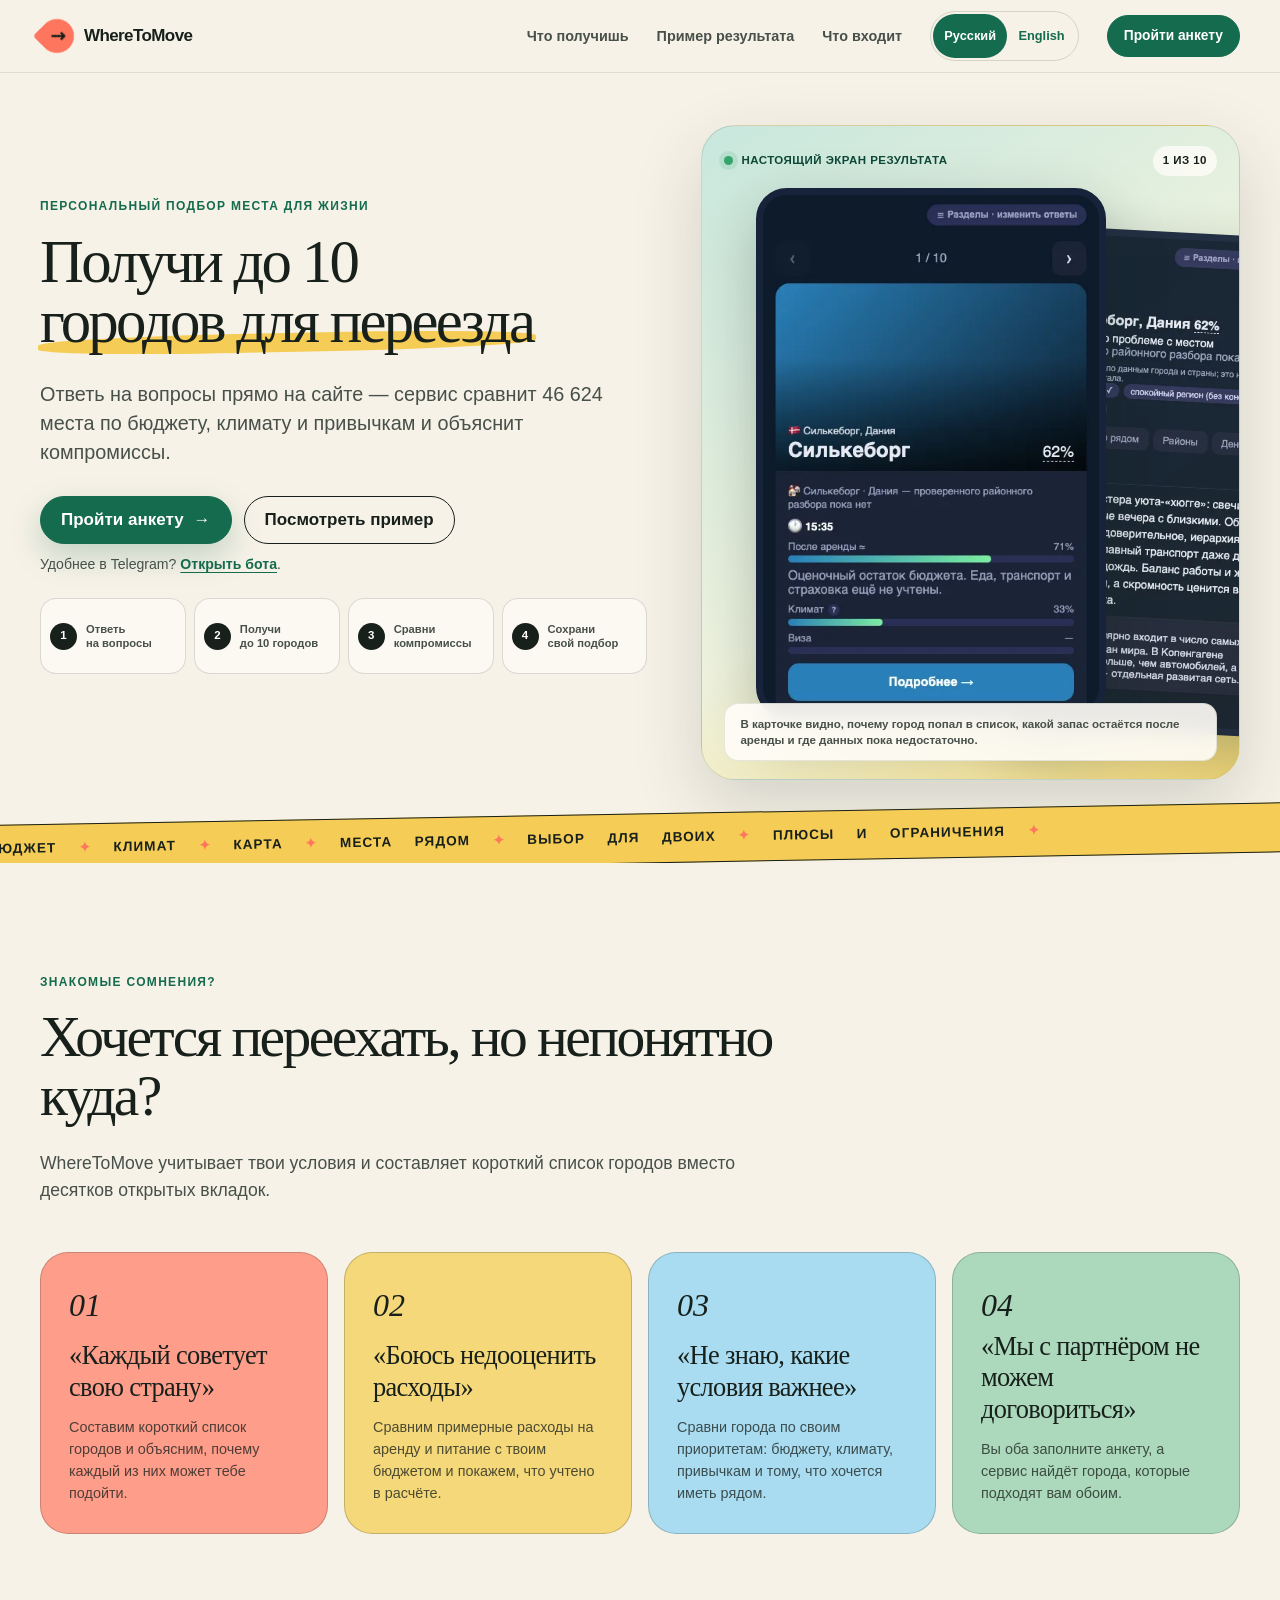
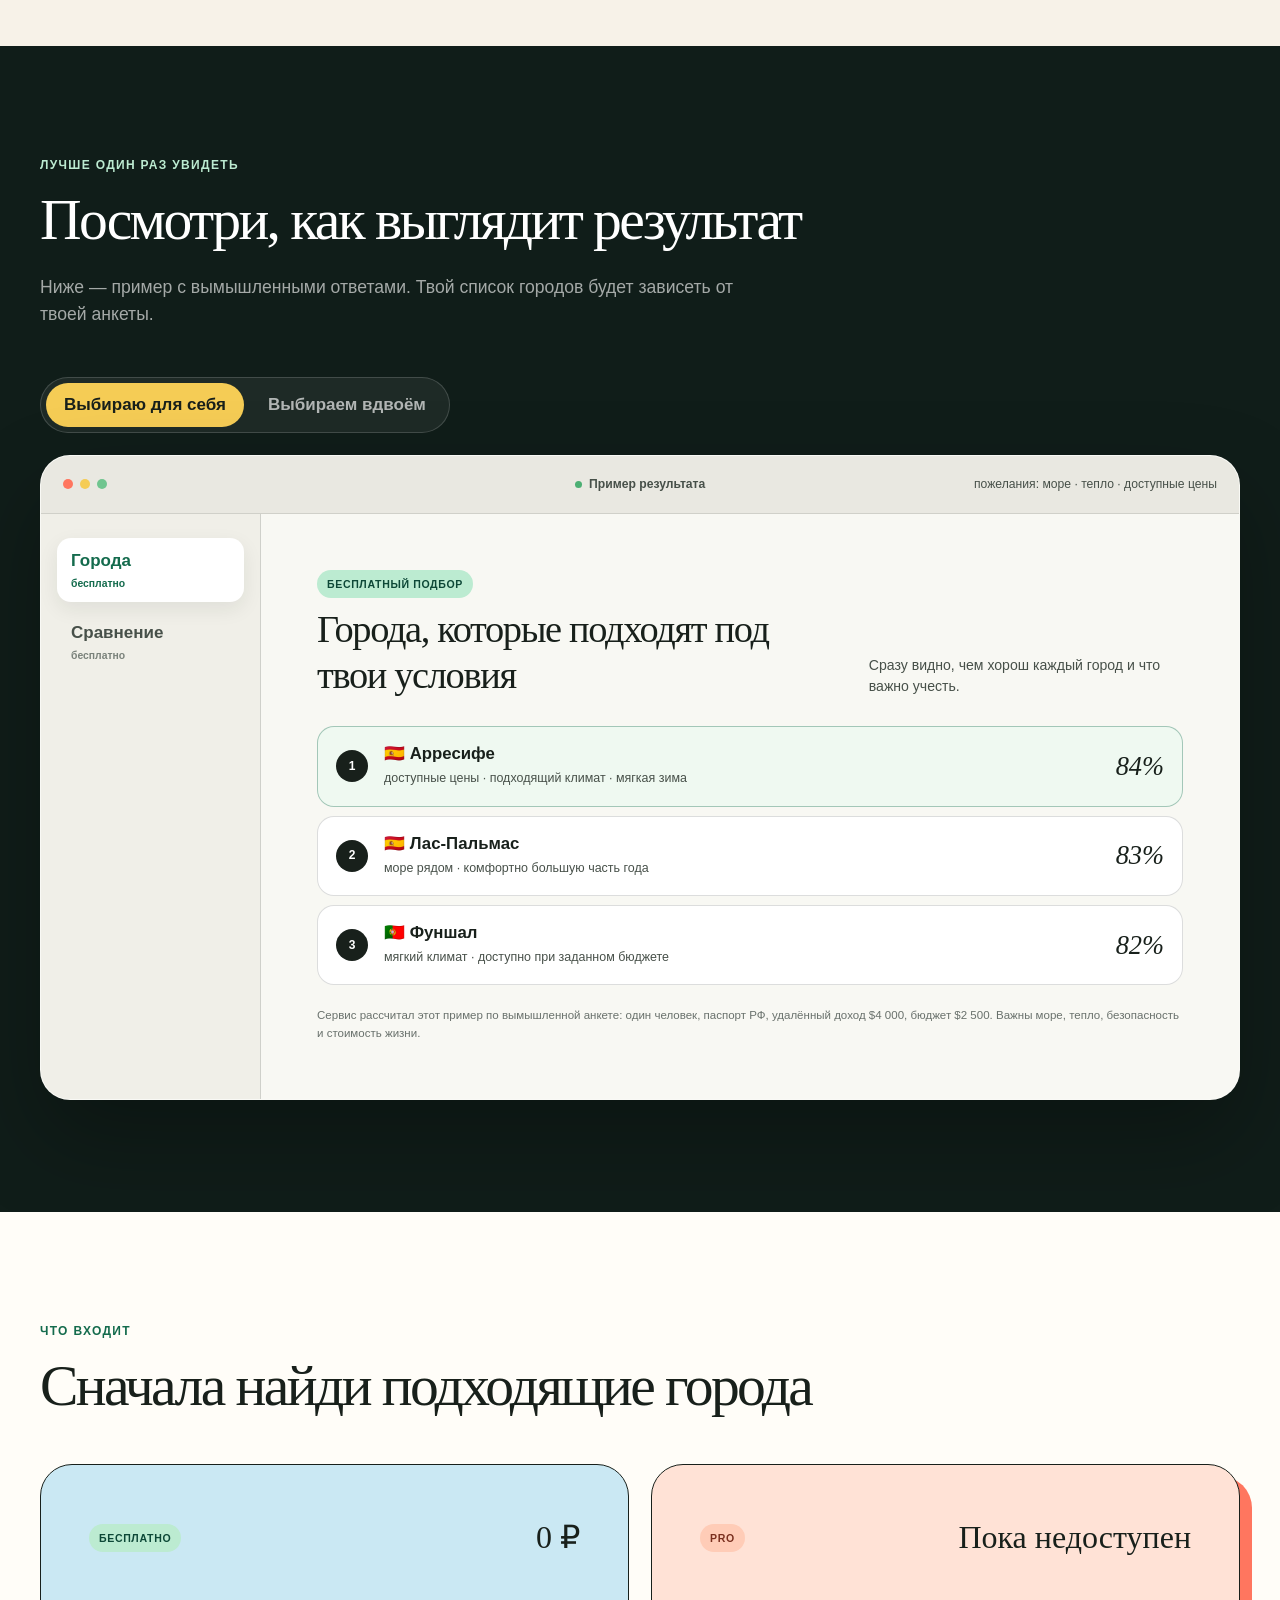
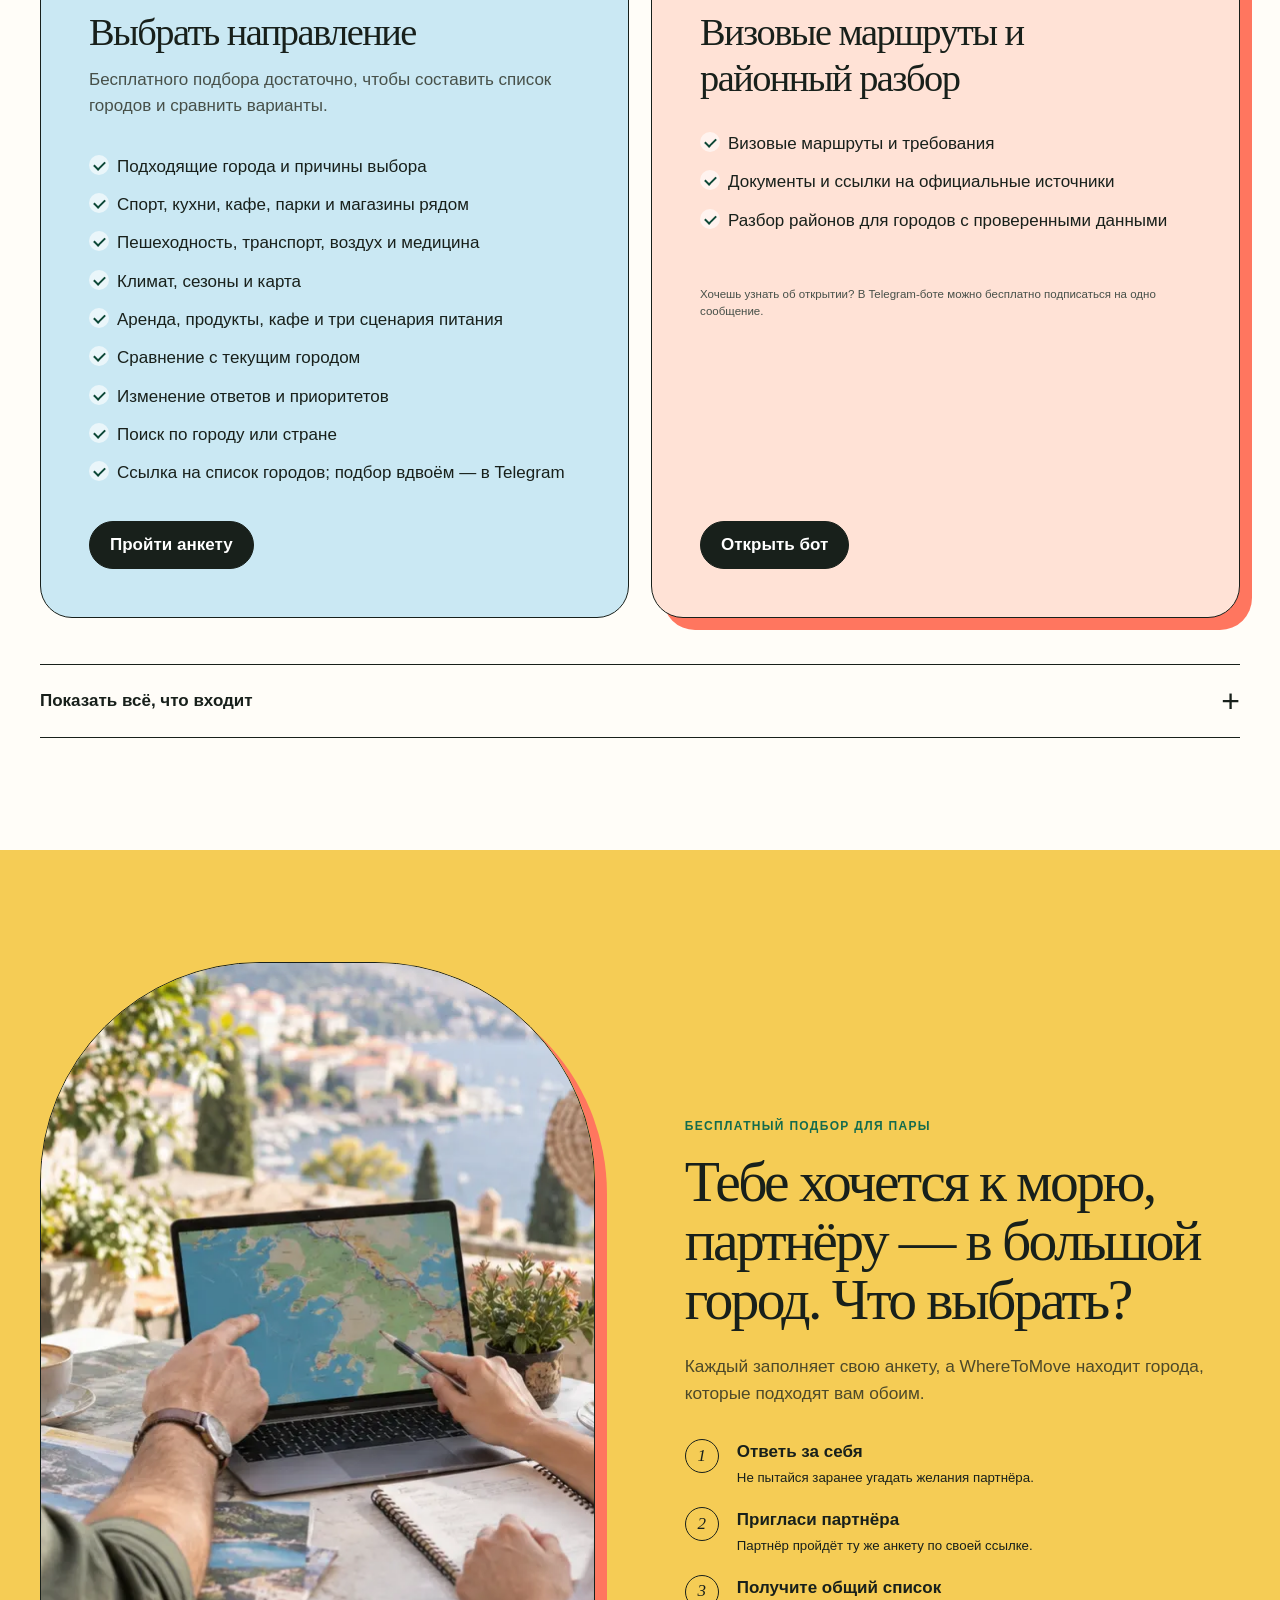
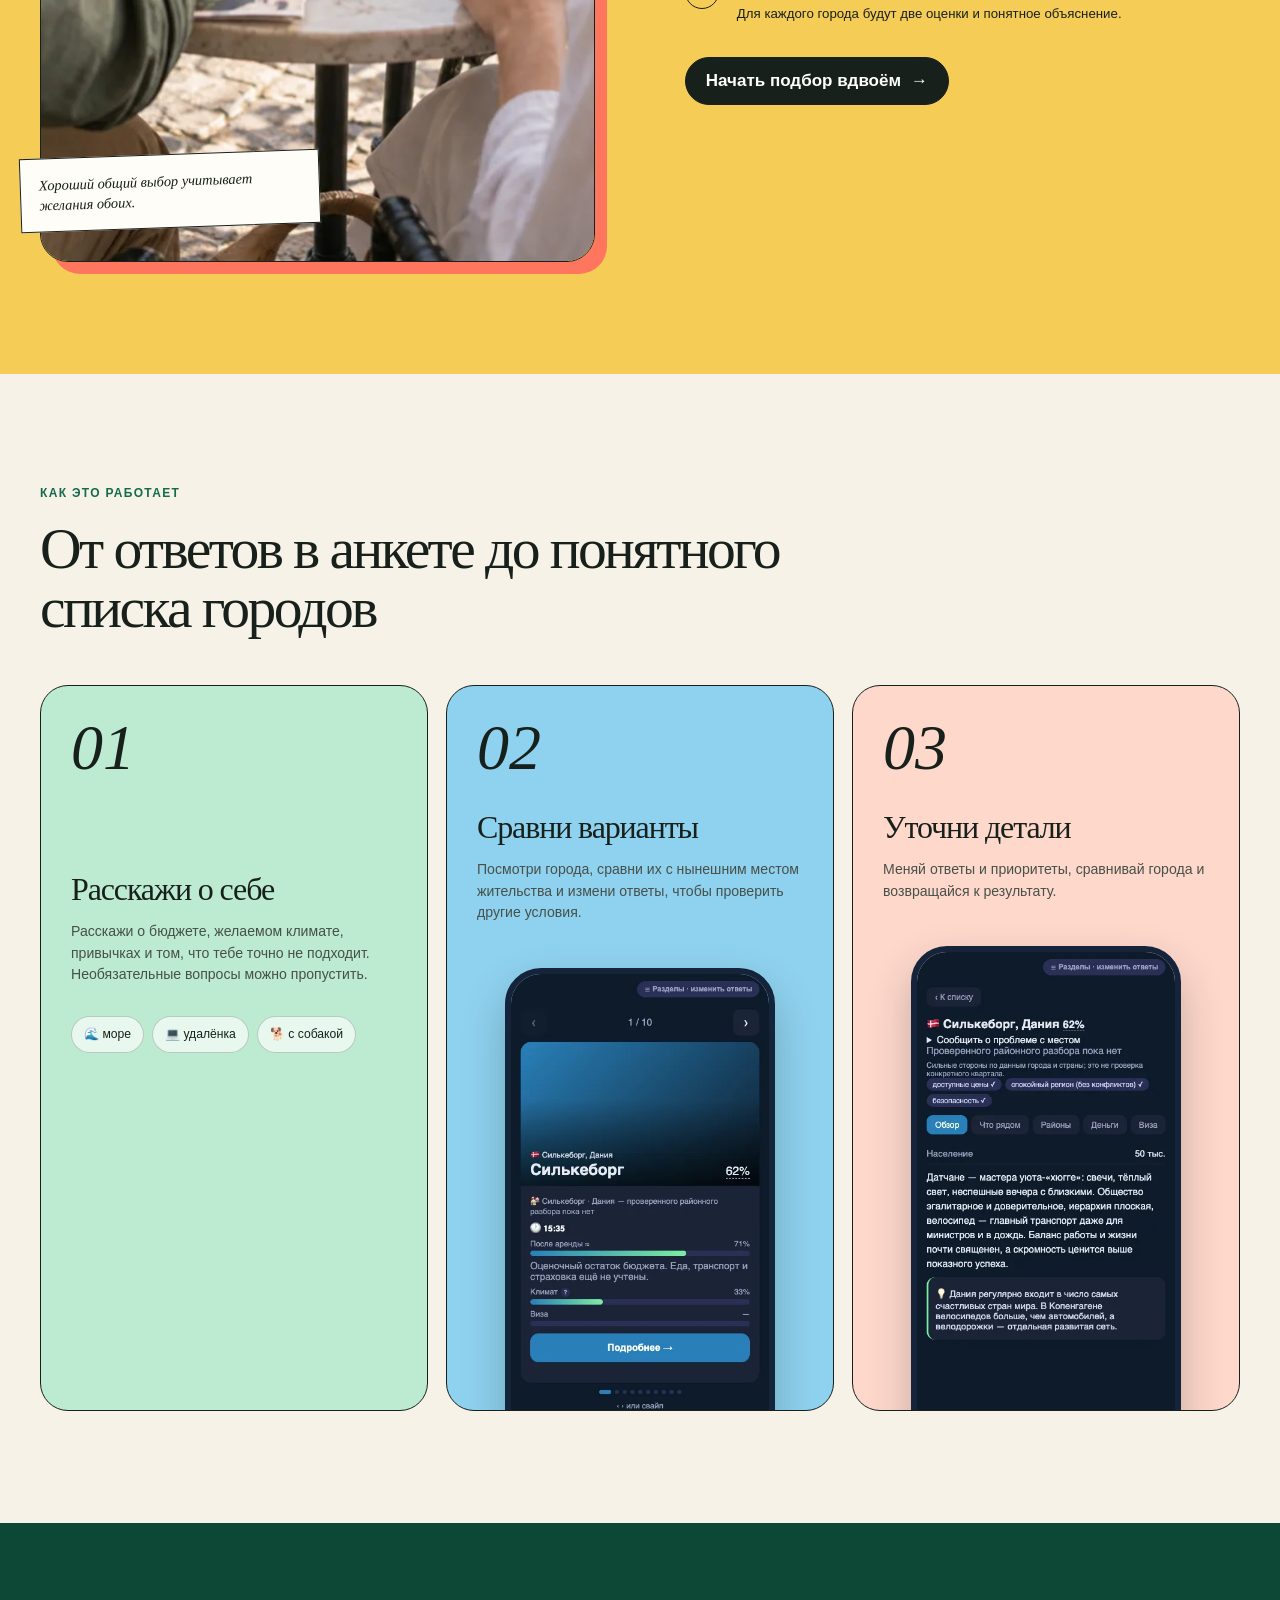
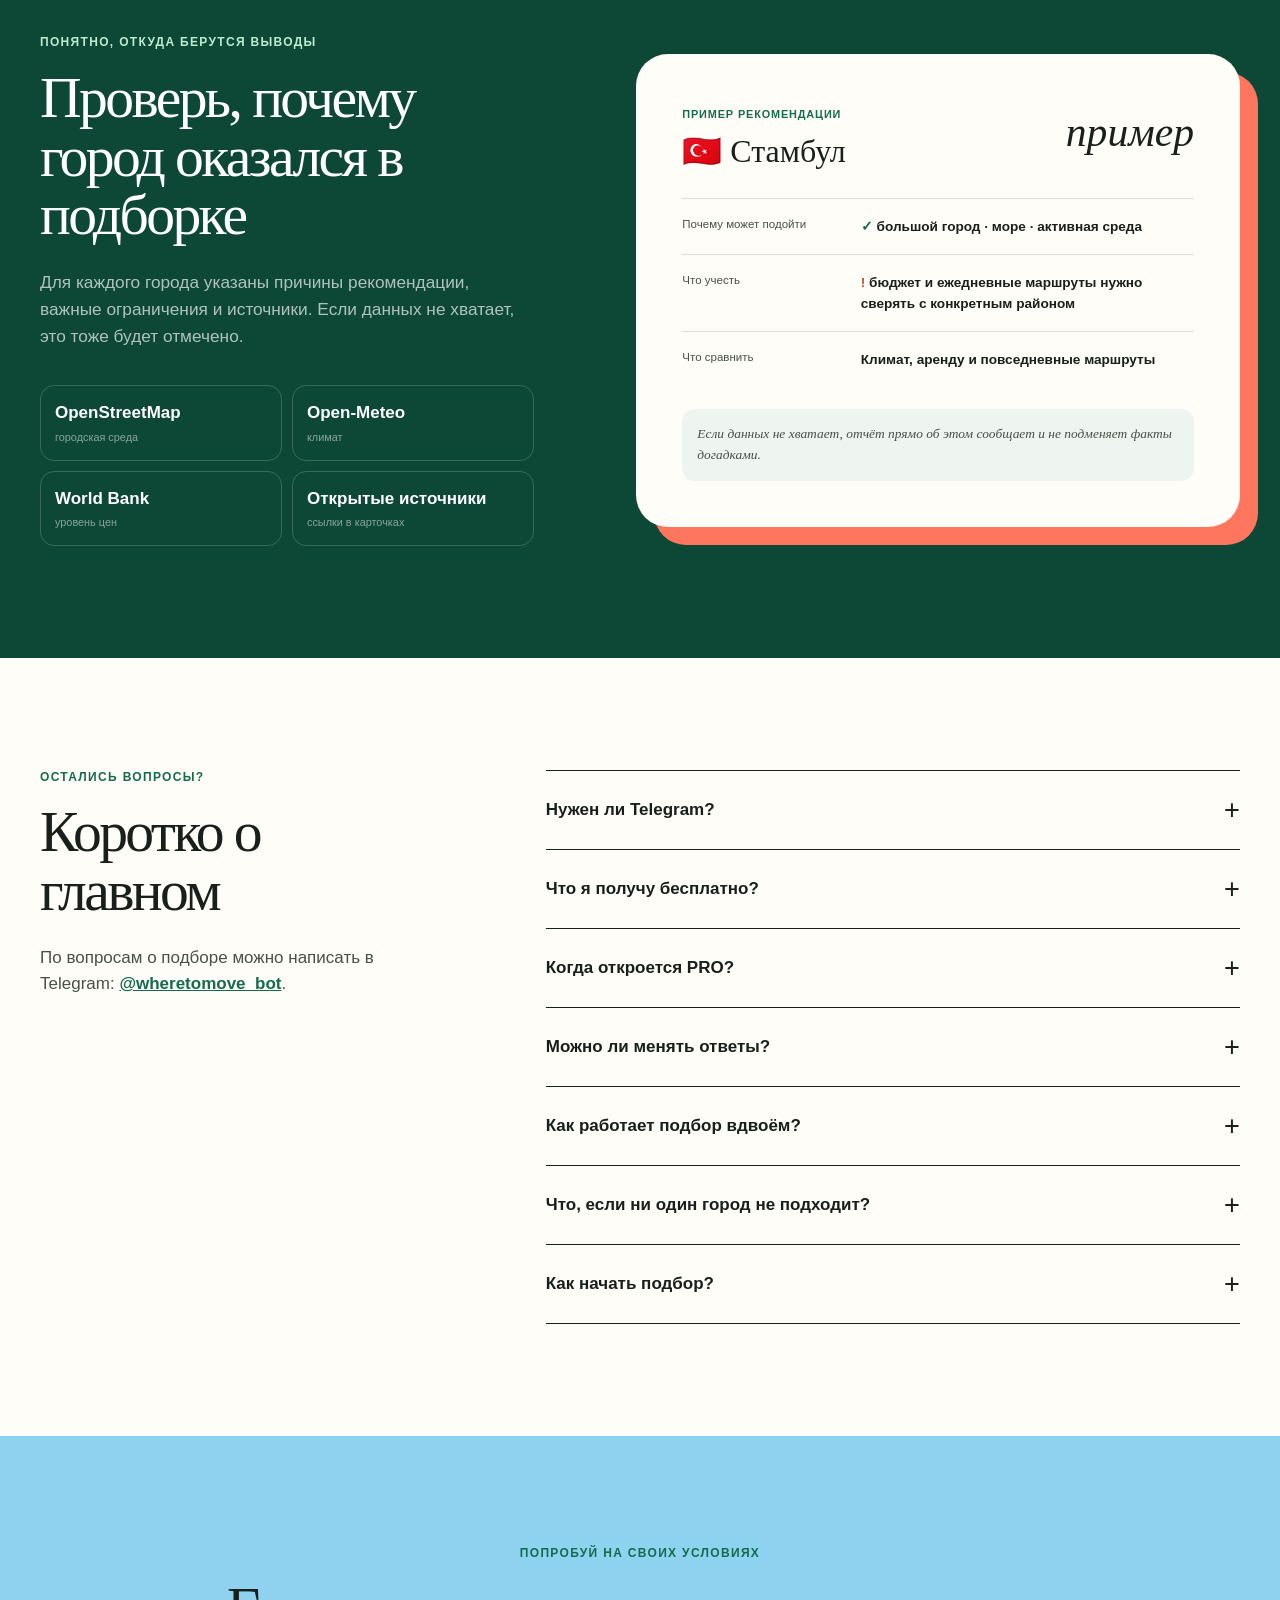
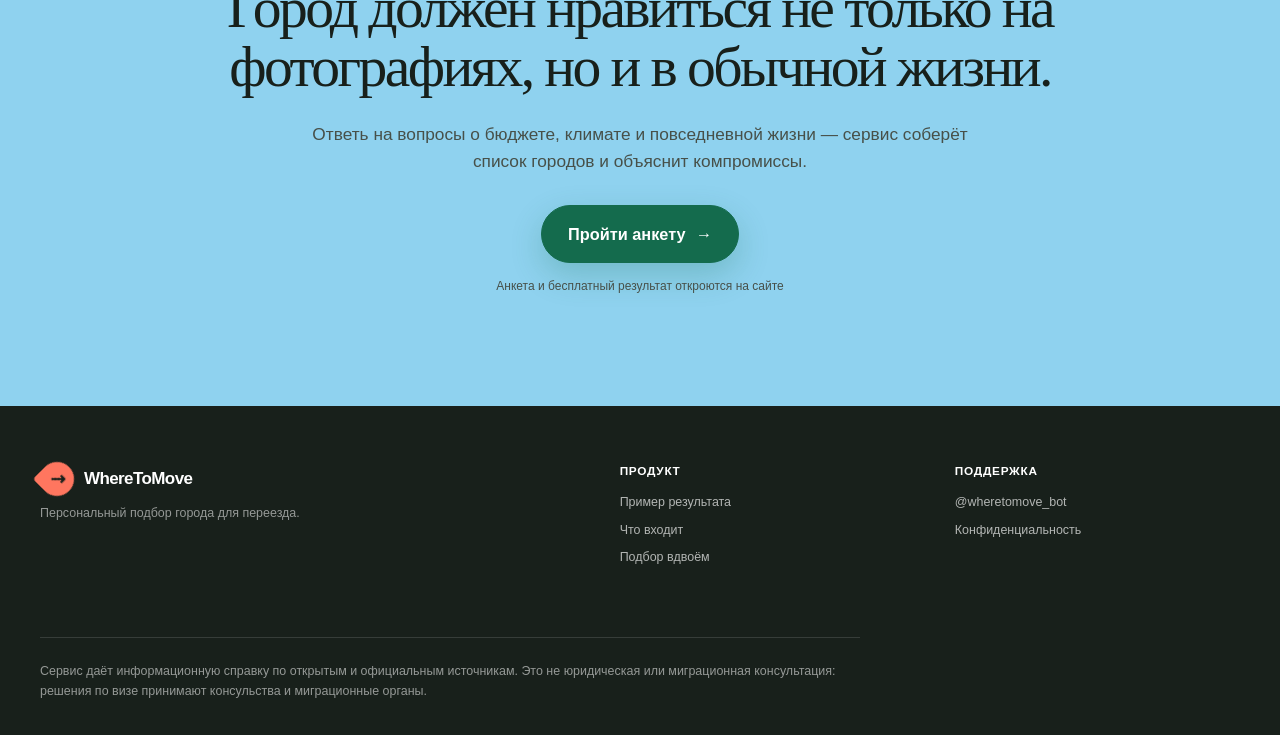
<file: index.html>
<!doctype html>
<html lang="ru">
<head>
  <meta charset="utf-8">
  <meta name="viewport" content="width=device-width, initial-scale=1">
  <title>WhereToMove — бесплатный подбор городов для переезда</title>
  <meta name="description" content="Пройди анкету на сайте и получи до 10 городов под свой бюджет, климат и привычки. Сравни варианты и узнай, почему они подходят.">
  <meta name="theme-color" content="#f7f2e8">
  <meta property="og:title" content="WhereToMove — найди город для переезда под свою жизнь">
  <meta property="og:description" content="Бесплатный подбор городов: бюджет, климат, карта и понятное сравнение вариантов.">
  <meta property="og:type" content="website">
  <meta property="og:image" content="https://wheretomovebot.com/assets/city-life.webp">
  <meta name="wtm-analytics-endpoint" content="https://app.wheretomovebot.com:8443/api/event">
  <link rel="icon" href="/assets/favicon.svg" type="image/svg+xml">
  <link rel="preload" href="/assets/product-cities.webp" as="image" type="image/webp">
  <link rel="stylesheet" href="/styles.css?v=20261127-language">
  <script>document.documentElement.classList.add('js')</script>
  <script src="/site.js?v=20261127-language" defer></script>
  <link rel="canonical" href="https://wheretomovebot.com/">
  <link rel="alternate" hreflang="ru" href="https://wheretomovebot.com/">
  <link rel="alternate" hreflang="en" href="https://wheretomovebot.com/en/">
  <link rel="alternate" hreflang="x-default" href="https://wheretomovebot.com/">
  <meta property="og:locale" content="ru_RU">
</head>
<body>
  <a class="skip-link" href="#main">К содержанию</a>

  <header class="site-header" aria-label="Основная навигация">
    <div class="shell header-inner">
      <a class="brand" href="#top" aria-label="WhereToMove — на главную">
        <span class="brand-mark" aria-hidden="true">↗</span>
        <span>WhereToMove</span>
      </a>
      <nav class="desktop-nav" aria-label="Разделы страницы">
        <a href="#benefits">Что получишь</a>
        <a href="#demo">Пример результата</a>
        <a href="#price">Что входит</a>
      </nav>
      <nav class="site-language" aria-label="Язык сайта">
        <a href="/" lang="ru" hreflang="ru" aria-current="page">Русский</a>
        <a href="/en/" lang="en" hreflang="en">English</a>
      </nav>
      <a class="button button-small" data-cta="header" href="/anketa/?lang=ru">Пройти анкету</a>
    </div>
  </header>

  <main id="main">
    <section class="hero" id="top">
      <div class="shell hero-grid">
        <div class="hero-copy reveal">
          <p class="eyebrow">Персональный подбор места для жизни</p>
          <h1>Получи до 10 <span class="marker">городов для переезда</span></h1>
          <p class="hero-lead">Ответь на вопросы прямо на сайте — сервис сравнит 46&nbsp;624 места по бюджету, климату и привычкам и объяснит компромиссы.</p>
          <div class="hero-actions">
            <a class="button button-primary" data-cta="hero" href="/anketa/?lang=ru">Пройти анкету <span aria-hidden="true">→</span></a>
            <a class="button button-ghost" href="#demo">Посмотреть пример</a>
          </div>
          <p class="hero-alt">Удобнее в Telegram? <a href="https://t.me/wheretomove_bot">Открыть бота</a>.</p>
          <div class="mobile-inline-proof">
            <img src="/assets/product-cities.webp" width="430" height="1100" alt="Настоящий экран результата WhereToMove">
            <p><b>Настоящий экран результата</b><span>Оценка города, бюджет, климат и ограничения в одной карточке.</span></p>
          </div>
          <ol class="hero-steps" aria-label="Как получить результат">
            <li><b>1</b><span>Ответь<br>на вопросы</span></li>
            <li><b>2</b><span>Получи<br>до 10 городов</span></li>
            <li><b>3</b><span>Сравни<br>компромиссы</span></li>
            <li><b>4</b><span>Сохрани<br>свой подбор</span></li>
          </ol>
        </div>

        <figure class="hero-visual reveal">
          <div class="hero-proof-head">
            <span><i aria-hidden="true"></i> Настоящий экран результата</span>
            <b>1 из 10</b>
          </div>
          <div class="hero-phone hero-phone-main">
            <img src="/assets/product-cities.webp" width="430" height="1100" fetchpriority="high" alt="Настоящий экран WhereToMove: первый из десяти подобранных городов с оценкой бюджета и климата">
          </div>
          <div class="hero-phone hero-phone-detail" aria-hidden="true">
            <img src="/assets/product-detail.webp" width="430" height="1100" alt="">
          </div>
          <figcaption class="hero-proof-caption">В карточке видно, почему город попал в список, какой запас остаётся после аренды и где данных пока недостаточно.</figcaption>
        </figure>
      </div>
      <div class="ticker" aria-hidden="true">
        <div>БЮДЖЕТ <span>✦</span> КЛИМАТ <span>✦</span> КАРТА <span>✦</span> МЕСТА РЯДОМ <span>✦</span> ВЫБОР ДЛЯ ДВОИХ <span>✦</span> ПЛЮСЫ И ОГРАНИЧЕНИЯ <span>✦</span></div>
      </div>
    </section>

    <section class="section pains" id="benefits">
      <div class="shell">
        <div class="section-heading reveal">
          <p class="eyebrow">Знакомые сомнения?</p>
          <h2>Хочется переехать, но непонятно куда?</h2>
          <p>WhereToMove учитывает твои условия и составляет короткий список городов вместо десятков открытых вкладок.</p>
        </div>
        <div class="pain-grid">
          <article class="pain-card coral reveal">
            <span class="pain-number">01</span>
            <h3>«Каждый советует свою страну»</h3>
            <p>Составим короткий список городов и объясним, почему каждый из них может тебе подойти.</p>
          </article>
          <article class="pain-card yellow reveal">
            <span class="pain-number">02</span>
            <h3>«Боюсь недооценить расходы»</h3>
            <p>Сравним примерные расходы на аренду и питание с твоим бюджетом и покажем, что учтено в расчёте.</p>
          </article>
          <article class="pain-card blue reveal">
            <span class="pain-number">03</span>
            <h3>«Не знаю, какие условия важнее»</h3>
            <p>Сравни города по своим приоритетам: бюджету, климату, привычкам и тому, что хочется иметь рядом.</p>
          </article>
          <article class="pain-card green reveal">
            <span class="pain-number">04</span>
            <h3>«Мы с партнёром не можем договориться»</h3>
            <p>Вы оба заполните анкету, а сервис найдёт города, которые подходят вам обоим.</p>
          </article>
        </div>
      </div>
    </section>

    <section class="section demo-section" id="demo">
      <div class="shell">
        <div class="section-heading section-heading-light reveal">
          <p class="eyebrow">Лучше один раз увидеть</p>
          <h2>Посмотри, как выглядит результат</h2>
          <p>Ниже — пример с вымышленными ответами. Твой список городов будет зависеть от твоей анкеты.</p>
        </div>

        <div class="demo-switch reveal" role="group" aria-label="Выбрать сценарий примера">
          <button class="is-active" type="button" data-mode="solo" aria-pressed="true">Выбираю для себя</button>
          <button type="button" data-mode="pair" aria-pressed="false">Выбираем вдвоём</button>
        </div>

        <div class="demo-browser reveal">
          <div class="demo-browser-top">
            <div class="browser-dots" aria-hidden="true"><span></span><span></span><span></span></div>
            <p><span class="status-dot"></span> Пример результата</p>
            <span class="demo-profile" data-pair-profile="две анкеты · один общий список">пожелания: море · тепло · доступные цены</span>
          </div>
          <div class="demo-body">
            <div class="demo-tabs" role="tablist" aria-label="Разделы примера отчёта">
              <button id="tab-cities" class="is-active" type="button" role="tab" aria-selected="true" aria-controls="demo-panel" data-tab="cities">Города <small>бесплатно</small></button>
              <button id="tab-compare" type="button" role="tab" aria-selected="false" aria-controls="demo-panel" tabindex="-1" data-tab="compare">Сравнение <small>бесплатно</small></button>
            </div>

            <div class="demo-panel" id="demo-panel" role="tabpanel" aria-live="polite" aria-labelledby="tab-cities">
              <div data-panel="solo:cities">
                <div class="panel-intro"><div><span class="panel-label free">Бесплатный подбор</span><h3>Города, которые подходят под твои условия</h3></div><p>Сразу видно, чем хорош каждый город и что важно учесть.</p></div>
                <div class="city-list">
                  <article class="city-row featured"><span class="city-rank">1</span><div><h4>🇪🇸 Арресифе</h4><p>доступные цены · подходящий климат · мягкая зима</p></div><strong>84%</strong></article>
                  <article class="city-row"><span class="city-rank">2</span><div><h4>🇪🇸 Лас-Пальмас</h4><p>море рядом · комфортно большую часть года</p></div><strong>83%</strong></article>
                  <article class="city-row"><span class="city-rank">3</span><div><h4>🇵🇹 Фуншал</h4><p>мягкий климат · доступно при заданном бюджете</p></div><strong>82%</strong></article>
                </div>
                <p class="data-footnote">Сервис рассчитал этот пример по вымышленной анкете: один человек, паспорт РФ, удалённый доход $4 000, бюджет $2 500. Важны море, тепло, безопасность и стоимость жизни.</p>
              </div>

              <div data-panel="solo:compare" hidden>
                <div class="panel-intro"><div><span class="panel-label free">Бесплатно</span><h3>Сравнение с нынешним городом</h3></div><p>Оба города оцениваются по одним и тем же критериям.</p></div>
                <div class="compare-grid">
                  <div class="compare-head"></div><div class="compare-head">Москва · нынешний город</div><div class="compare-head accent">Арресифе</div>
                  <div>Насколько подходит</div><strong>51%</strong><strong class="accent">84%</strong>
                  <div>Аренда однокомнатной квартиры</div><span>$350–500</span><span>$650–950</span>
                  <div>Зима</div><span>−5°C</span><span>+18°C</span>
                  <div>Соответствие климату</div><span>8%</span><span>42%</span>
                </div>
                <p class="data-footnote">Стоимость жизни указана приблизительно и рассчитана по единым правилам. В результате видно, какие расходы учтены и где у оценки есть ограничения.</p>
              </div>

              <div data-panel="pair:cities" hidden>
                <div class="panel-intro"><div><span class="panel-label free">Подбор вдвоём · бесплатно</span><h3>Общий список с учётом желаний обоих</h3></div><p>По каждому городу видно, насколько он подходит каждому из вас и почему.</p></div>
                <div class="pair-results">
                  <article><div><span class="pair-rank">1</span><h4>🇵🇹 Лиссабон</h4></div><div class="two-scores"><span><i class="avatar-a">А</i> тебе <b>90%</b></span><span><i class="avatar-b">М</i> партнёру <b>72%</b></span></div><p>Тебе — море и климат. Партнёру — большой город и активная среда.</p></article>
                  <article><div><span class="pair-rank">2</span><h4>🇩🇪 Берлин</h4></div><div class="two-scores"><span><i class="avatar-a">А</i> тебе <b>80%</b></span><span><i class="avatar-b">М</i> партнёру <b>75%</b></span></div><p>Самый сбалансированный вариант: работа, транспорт и культурная жизнь.</p></article>
                </div>
              </div>

              <div data-panel="pair:compare" hidden>
                <div class="panel-intro"><div><span class="panel-label free">Подбор вдвоём · бесплатно</span><h3>Какие пожелания совпали, а какие различаются</h3></div><p>Так проще обсуждать конкретные условия, а не спорить о городе в целом.</p></div>
                <div class="preference-map">
                  <div><span class="avatar-a">А</span><h4>Тебе важно</h4><p>🌊 море рядом</p><p>☀️ мягкая зима</p><p>💸 аренда в пределах бюджета</p></div>
                  <div class="overlap"><span>подходят обоим</span><b>6 городов</b><p>соответствуют вашим условиям</p></div>
                  <div><span class="avatar-b">М</span><h4>Партнёру важно</h4><p>🏙 большой город</p><p>🎭 культурная жизнь</p><p>🚇 транспорт</p></div>
                </div>
              </div>

            </div>
          </div>
        </div>
      </div>
    </section>

    <section class="section plans" id="price">
      <div class="shell">
        <div class="section-heading reveal">
          <p class="eyebrow">Что входит</p>
          <h2>Сначала найди подходящие города</h2>
        </div>
        <div class="plan-grid">
          <article class="plan-card free-plan reveal">
            <div class="plan-top"><span class="panel-label free">Бесплатно</span><strong>0 ₽</strong></div>
            <h3>Выбрать направление</h3>
            <p>Бесплатного подбора достаточно, чтобы составить список городов и сравнить варианты.</p>
            <ul class="check-list">
              <li>Подходящие города и причины выбора</li>
              <li>Спорт, кухни, кафе, парки и магазины рядом</li>
              <li>Пешеходность, транспорт, воздух и медицина</li>
              <li>Климат, сезоны и карта</li>
              <li>Аренда, продукты, кафе и три сценария питания</li>
              <li>Сравнение с текущим городом</li>
              <li>Изменение ответов и приоритетов</li>
              <li>Поиск по городу или стране</li>
              <li>Ссылка на список городов; подбор вдвоём — в Telegram</li>
            </ul>
            <a class="button button-dark" data-cta="free_card" href="/anketa/?lang=ru">Пройти анкету</a>
          </article>
          <article class="plan-card paid-plan reveal">
            <div class="plan-top"><span class="panel-label paid">PRO</span><strong>Пока недоступен</strong></div>
            <h3>Визовые маршруты и районный разбор</h3>
            <ul class="check-list">
              <li>Визовые маршруты и требования</li>
              <li>Документы и ссылки на официальные источники</li>
              <li>Разбор районов для городов с проверенными данными</li>
            </ul>
            <p class="payment-note">Хочешь узнать об открытии? В Telegram-боте можно бесплатно подписаться на одно сообщение.</p>
            <a class="button button-dark" data-cta="pro_coming_soon" href="https://t.me/wheretomove_bot">Открыть бот</a>
          </article>
        </div>

        <details class="feature-details reveal">
          <summary>Показать всё, что входит <span aria-hidden="true">+</span></summary>
          <div class="feature-table-wrap">
            <table>
              <thead><tr><th>Твой вопрос</th><th>Что даст сервис</th><th>Доступ</th></tr></thead>
              <tbody>
                <tr><td>Куда переезжать</td><td>Личный список городов с объяснением плюсов и ограничений</td><td><span class="access-free">Бесплатно</span></td></tr>
                <tr><td>Что будет рядом</td><td>Выбранные виды спорта и кухни, кафе, парки, магазины, транспорт и пешеходность</td><td><span class="access-free">Бесплатно</span></td></tr>
                <tr><td>Как устроена повседневная жизнь</td><td>Климат по сезонам, качество воздуха, медицина и карта</td><td><span class="access-free">Бесплатно</span></td></tr>
                <tr><td>Хватит ли денег</td><td>Оценки аренды, продуктов, кафе и ресторана, остатка бюджета и трёх вариантов расходов на питание</td><td><span class="access-free">Бесплатно</span></td></tr>
                <tr><td>Какой город лучше подходит</td><td>Сравнение двух городов, включая нынешний</td><td><span class="access-free">Бесплатно</span></td></tr>
                <tr><td>Что изменится с другим бюджетом или климатом</td><td>Новый расчёт после изменения ответов</td><td><span class="access-free">Бесплатно</span></td></tr>
                <tr><td>Как выбрать вдвоём</td><td>Общий список с оценкой и пояснением для каждого</td><td><span class="access-free">Бесплатно</span></td></tr>
                <tr><td>Как проверить выбранное направление</td><td>Поиск информации о городе или стране без повторной анкеты</td><td><span class="access-free">Бесплатно</span></td></tr>
                <tr><td>Как обсудить результат</td><td>Ссылка на результат, которой можно поделиться с близкими</td><td><span class="access-free">Бесплатно</span></td></tr>
                <tr><td>Как остаться надолго</td><td>Визовые маршруты, подтверждённые требования и документы</td><td><span class="access-paid">PRO · готовится</span></td></tr>
                <tr><td>Где искать жильё</td><td>До трёх районов с оценкой, арендой, картой и важными для тебя местами; для небольших городов — подходящие варианты поблизости</td><td><span class="access-paid">PRO · готовится</span></td></tr>
              </tbody>
            </table>
          </div>
        </details>
      </div>
    </section>

    <section class="section pair-section" id="pair">
      <div class="shell pair-grid">
        <figure class="pair-photo reveal">
          <img src="/assets/pair-planning.webp" width="1200" height="900" loading="lazy" alt="Пара вместе выбирает место для переезда за столиком кафе">
          <figcaption>Хороший общий выбор учитывает желания обоих.</figcaption>
        </figure>
        <div class="pair-copy reveal">
          <p class="eyebrow">Бесплатный подбор для пары</p>
          <h2>Тебе хочется к морю, партнёру — в большой город. Что выбрать?</h2>
          <p>Каждый заполняет свою анкету, а WhereToMove находит города, которые подходят вам обоим.</p>
          <ol class="steps-mini">
            <li><span>1</span><div><b>Ответь за себя</b><p>Не пытайся заранее угадать желания партнёра.</p></div></li>
            <li><span>2</span><div><b>Пригласи партнёра</b><p>Партнёр пройдёт ту же анкету по своей ссылке.</p></div></li>
            <li><span>3</span><div><b>Получите общий список</b><p>Для каждого города будут две оценки и понятное объяснение.</p></div></li>
          </ol>
          <a class="button button-dark" data-cta="pair" href="https://t.me/wheretomove_bot">Начать подбор вдвоём <span aria-hidden="true">→</span></a>
        </div>
      </div>
    </section>

    <section class="section journey" id="how">
      <div class="shell">
        <div class="section-heading reveal">
          <p class="eyebrow">Как это работает</p>
          <h2>От ответов в анкете до понятного списка городов</h2>
        </div>
        <div class="journey-grid">
          <article class="journey-card reveal">
            <div class="journey-number">01</div>
            <h3>Расскажи о себе</h3>
            <p>Расскажи о бюджете, желаемом климате, привычках и том, что тебе точно не подходит. Необязательные вопросы можно пропустить.</p>
            <div class="answer-chips"><span>🌊 море</span><span>💻 удалёнка</span><span>🐕 с собакой</span></div>
          </article>
          <article class="journey-card journey-screenshot reveal">
            <div><div class="journey-number">02</div><h3>Сравни варианты</h3><p>Посмотри города, сравни их с нынешним местом жительства и измени ответы, чтобы проверить другие условия.</p></div>
            <img src="/assets/product-cities.webp" width="430" height="1100" loading="lazy" alt="Экран WhereToMove со списком подобранных городов">
          </article>
          <article class="journey-card journey-screenshot reveal">
            <div><div class="journey-number">03</div><h3>Уточни детали</h3><p>Меняй ответы и приоритеты, сравнивай города и возвращайся к результату.</p></div>
            <img src="/assets/product-detail.webp" width="430" height="1100" loading="lazy" alt="Подробная карточка города с картой и местами рядом в приложении WhereToMove">
          </article>
        </div>
      </div>
    </section>

    <section class="section trust-section" id="trust">
      <div class="shell trust-grid">
        <div class="trust-copy reveal">
          <p class="eyebrow">Понятно, откуда берутся выводы</p>
          <h2>Проверь, почему город оказался в подборке</h2>
          <p>Для каждого города указаны причины рекомендации, важные ограничения и источники. Если данных не хватает, это тоже будет отмечено.</p>
          <div class="source-list" aria-label="Основные источники данных">
            <span>OpenStreetMap <small>городская среда</small></span>
            <span>Open-Meteo <small>климат</small></span>
            <span>World Bank <small>уровень цен</small></span>
            <span>Открытые источники <small>ссылки в карточках</small></span>
          </div>
        </div>
        <article class="evidence-card reveal">
          <div class="evidence-head"><div><span>Пример рекомендации</span><h3>🇹🇷 Стамбул</h3></div><strong>пример</strong></div>
          <div class="evidence-row good"><span>Почему может подойти</span><p>большой город · море · активная среда</p></div>
          <div class="evidence-row warn"><span>Что учесть</span><p>бюджет и ежедневные маршруты нужно сверять с конкретным районом</p></div>
          <div class="evidence-row"><span>Что сравнить</span><p>Климат, аренду и повседневные маршруты</p></div>
          <p class="evidence-note">Если данных не хватает, отчёт прямо об этом сообщает и не подменяет факты догадками.</p>
        </article>
      </div>
    </section>

    <section class="section faq-section" id="faq">
      <div class="shell faq-grid">
        <div class="faq-title reveal">
          <p class="eyebrow">Остались вопросы?</p>
          <h2>Коротко о главном</h2>
          <p>По вопросам о подборе можно написать в Telegram: <a href="https://t.me/wheretomove_bot">@wheretomove_bot</a>.</p>
        </div>
        <div class="faq-list reveal">
          <details><summary>Нужен ли Telegram?<span aria-hidden="true">+</span></summary><p>Для бесплатной анкеты и списка городов Telegram не нужен. На сайте ответы и результат сохраняются в этом браузере; в Telegram они автоматически не переносятся. Подбор вдвоём работает через бота.</p></details>
          <details><summary>Что я получу бесплатно?<span aria-hidden="true">+</span></summary><p>Список подходящих городов, их плюсы и ограничения, климат, карту и оценку бюджета. По каждому месту видно, что находится рядом: выбранные виды спорта и кухни, кафе, парки, магазины, транспорт и медицина. Можно сравнивать варианты и менять ответы. Подбор вдвоём доступен через Telegram.</p></details>
          <details><summary>Когда откроется PRO?<span aria-hidden="true">+</span></summary><p>Дата открытия ещё не назначена. В PRO появятся визовые маршруты и районный разбор после проверки данных. В Telegram-боте можно бесплатно подписаться на одно сообщение об открытии.</p></details>
          <details><summary>Можно ли менять ответы?<span aria-hidden="true">+</span></summary><p>Да. Можно изменить бюджет, климат и другие пожелания, а затем посмотреть, как изменится список городов.</p></details>
          <details><summary>Как работает подбор вдвоём?<span aria-hidden="true">+</span></summary><p>Один человек создаёт приглашение, а партнёр заполняет свою анкету. В общем списке видно, насколько каждый город подходит обоим.</p></details>
          <details><summary>Что, если ни один город не подходит?<span aria-hidden="true">+</span></summary><p>Сервис покажет, какое условие исключило все варианты, и предложит изменить именно его. Без твоего решения ответы не меняются.</p></details>
          <details><summary>Как начать подбор?<span aria-hidden="true">+</span></summary><p>Нажми «Пройти анкету» и ответь на вопросы в браузере. Можно закрыть страницу и продолжить позже в том же браузере. Если удобнее Telegram, открой бота.</p></details>
        </div>
      </div>
    </section>

    <section class="final-cta">
      <div class="shell final-cta-inner reveal">
        <p class="eyebrow">Попробуй на своих условиях</p>
        <h2>Город должен нравиться не только на фотографиях, но и в обычной жизни.</h2>
        <p>Ответь на вопросы о бюджете, климате и повседневной жизни — сервис соберёт список городов и объяснит компромиссы.</p>
        <a class="button button-primary button-large" data-cta="final" href="/anketa/?lang=ru">Пройти анкету <span aria-hidden="true">→</span></a>
        <span class="final-meta">Анкета и бесплатный результат откроются на сайте</span>
      </div>
    </section>
  </main>

  <footer class="site-footer">
    <div class="shell footer-grid">
      <div><a class="brand" href="#top"><span class="brand-mark" aria-hidden="true">↗</span><span>WhereToMove</span></a><p>Персональный подбор города для переезда.</p></div>
      <div><b>Продукт</b><a href="#demo">Пример результата</a><a href="#price">Что входит</a><a href="#pair">Подбор вдвоём</a></div>
      <div><b>Поддержка</b><a href="https://t.me/wheretomove_bot">@wheretomove_bot</a><a href="/privacy.html">Конфиденциальность</a></div>
      <p class="legal">Сервис даёт информационную справку по открытым и официальным источникам. Это не юридическая или миграционная консультация: решения по визе принимают консульства и миграционные органы.</p>
    </div>
  </footer>

  <a class="mobile-cta" data-cta="sticky" href="/anketa/?lang=ru">Пройти анкету <span aria-hidden="true">→</span></a>

  <aside class="consent" hidden aria-label="Настройки аналитики">
    <p>Мы используем аналитику, чтобы улучшать работу сайта.</p>
    <div><button type="button" data-consent="accept">Принять</button><button type="button" data-consent="decline">Только необходимое</button></div>
  </aside>
</body>
</html>
</file>
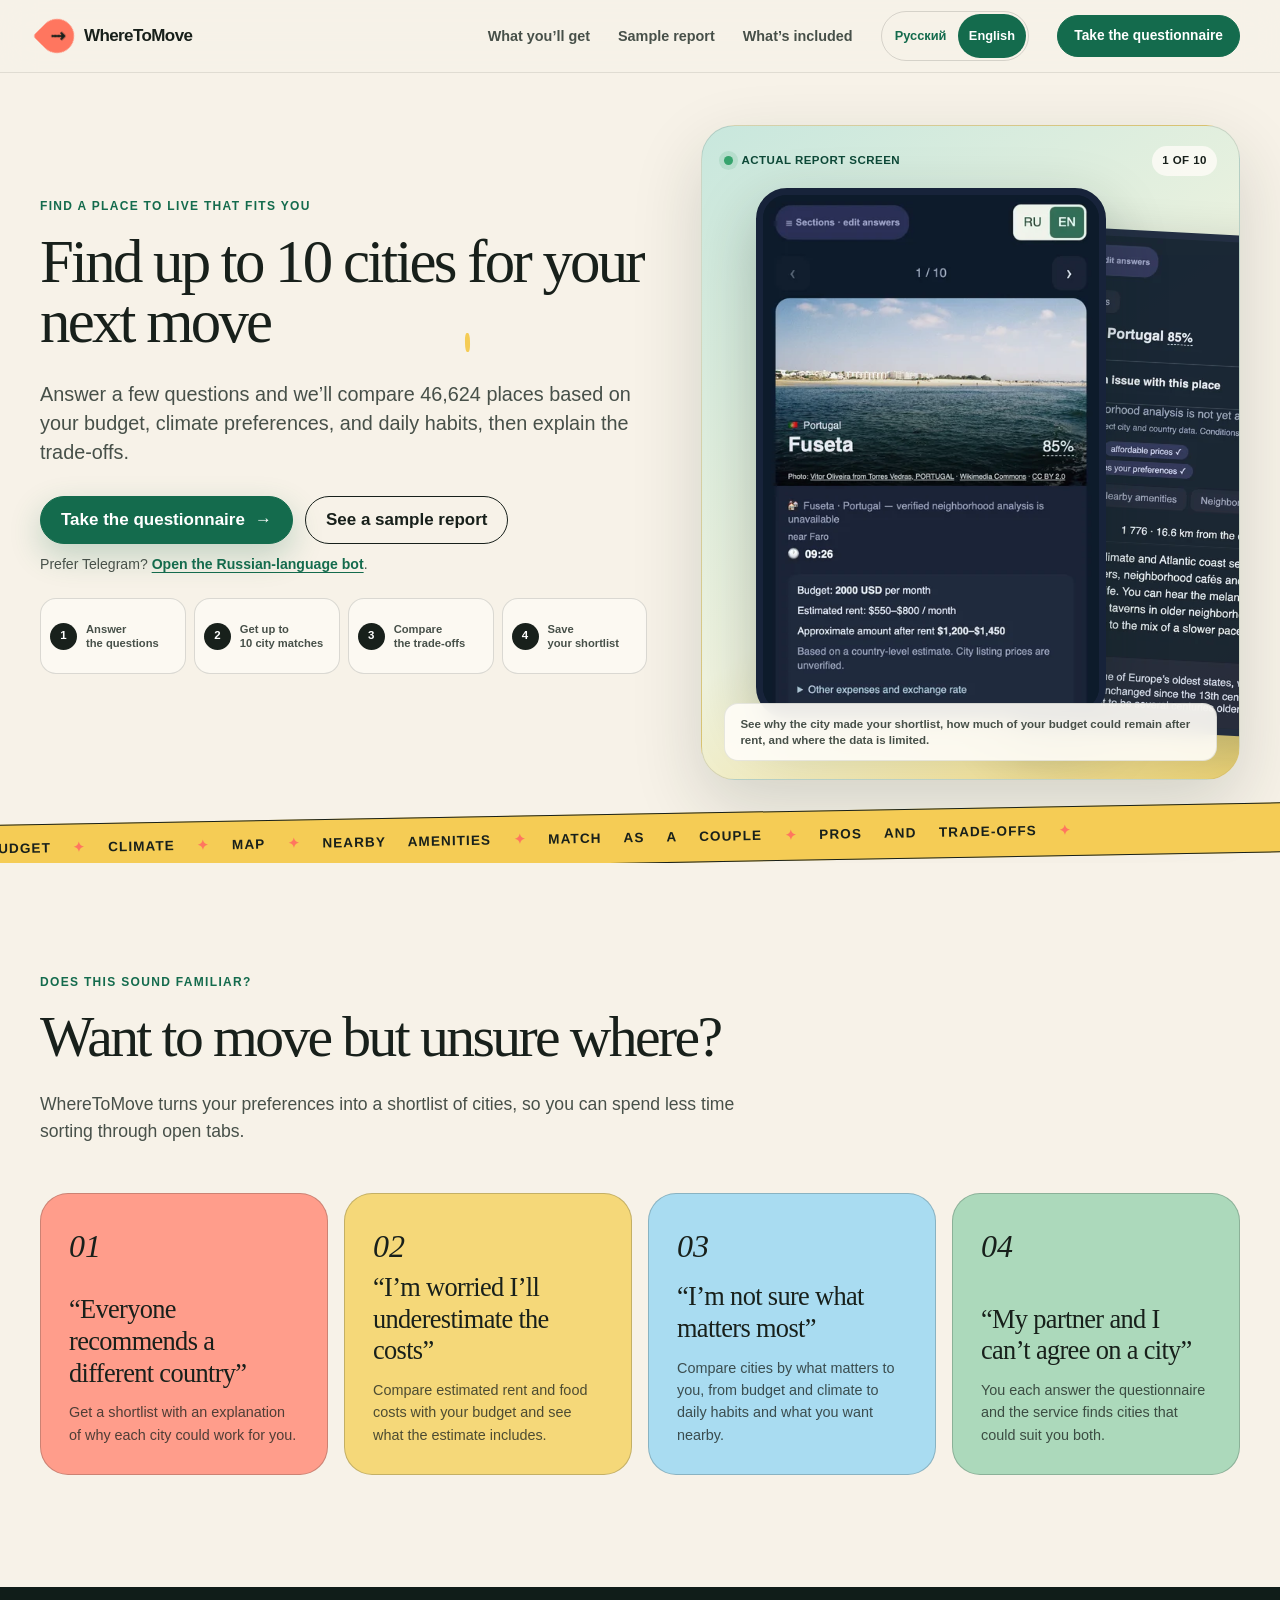
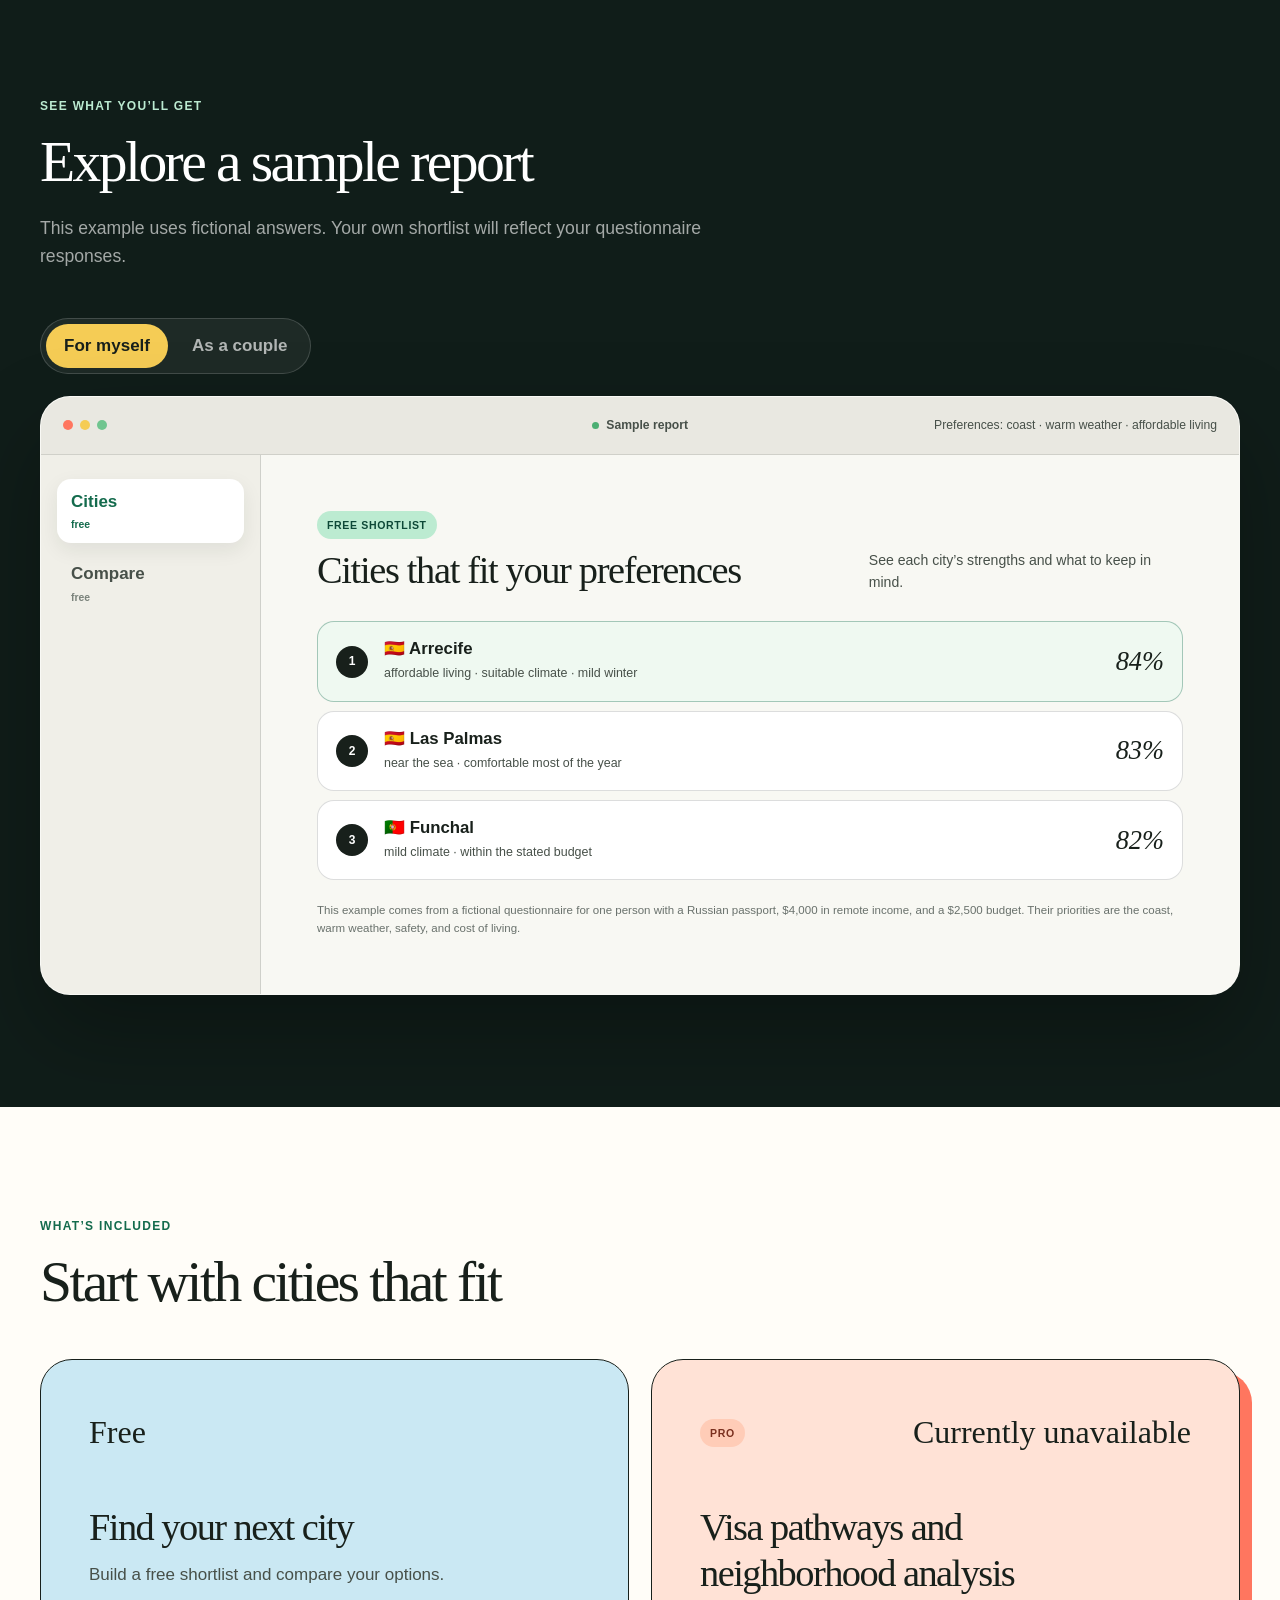
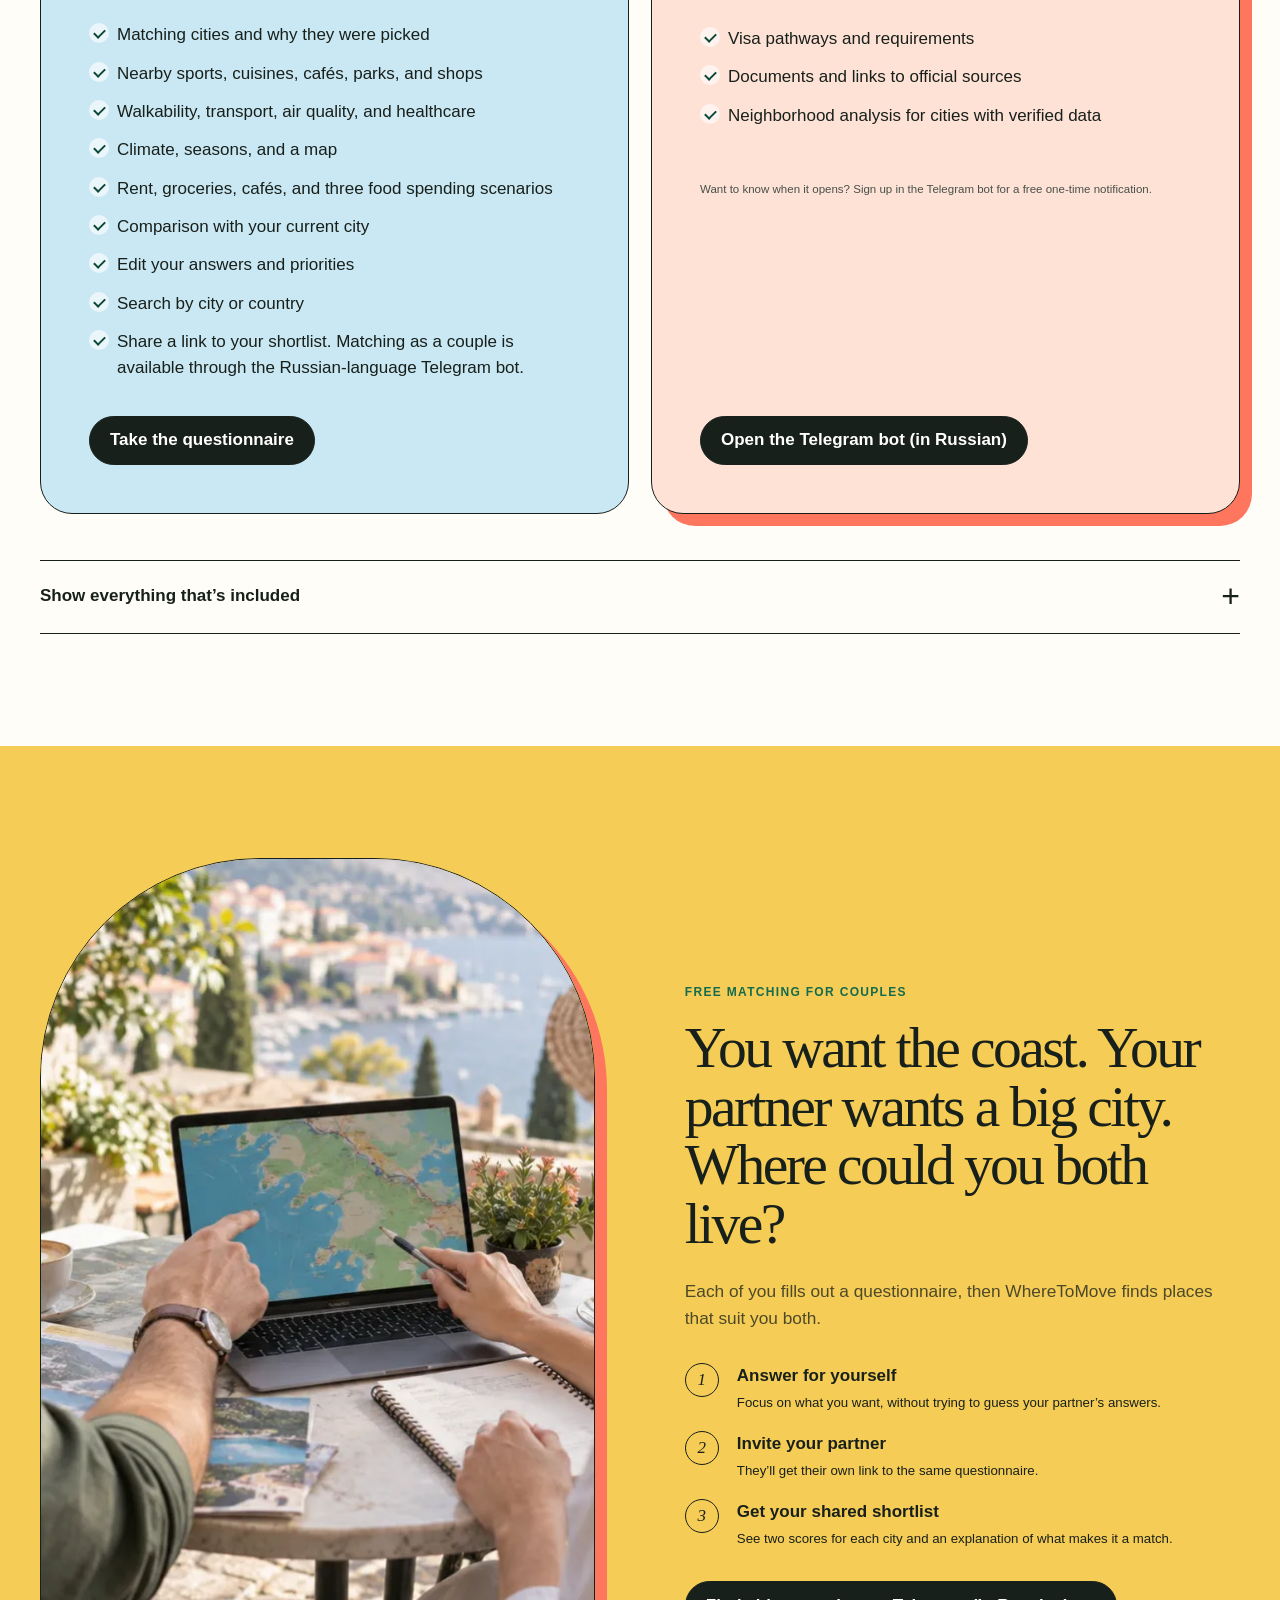
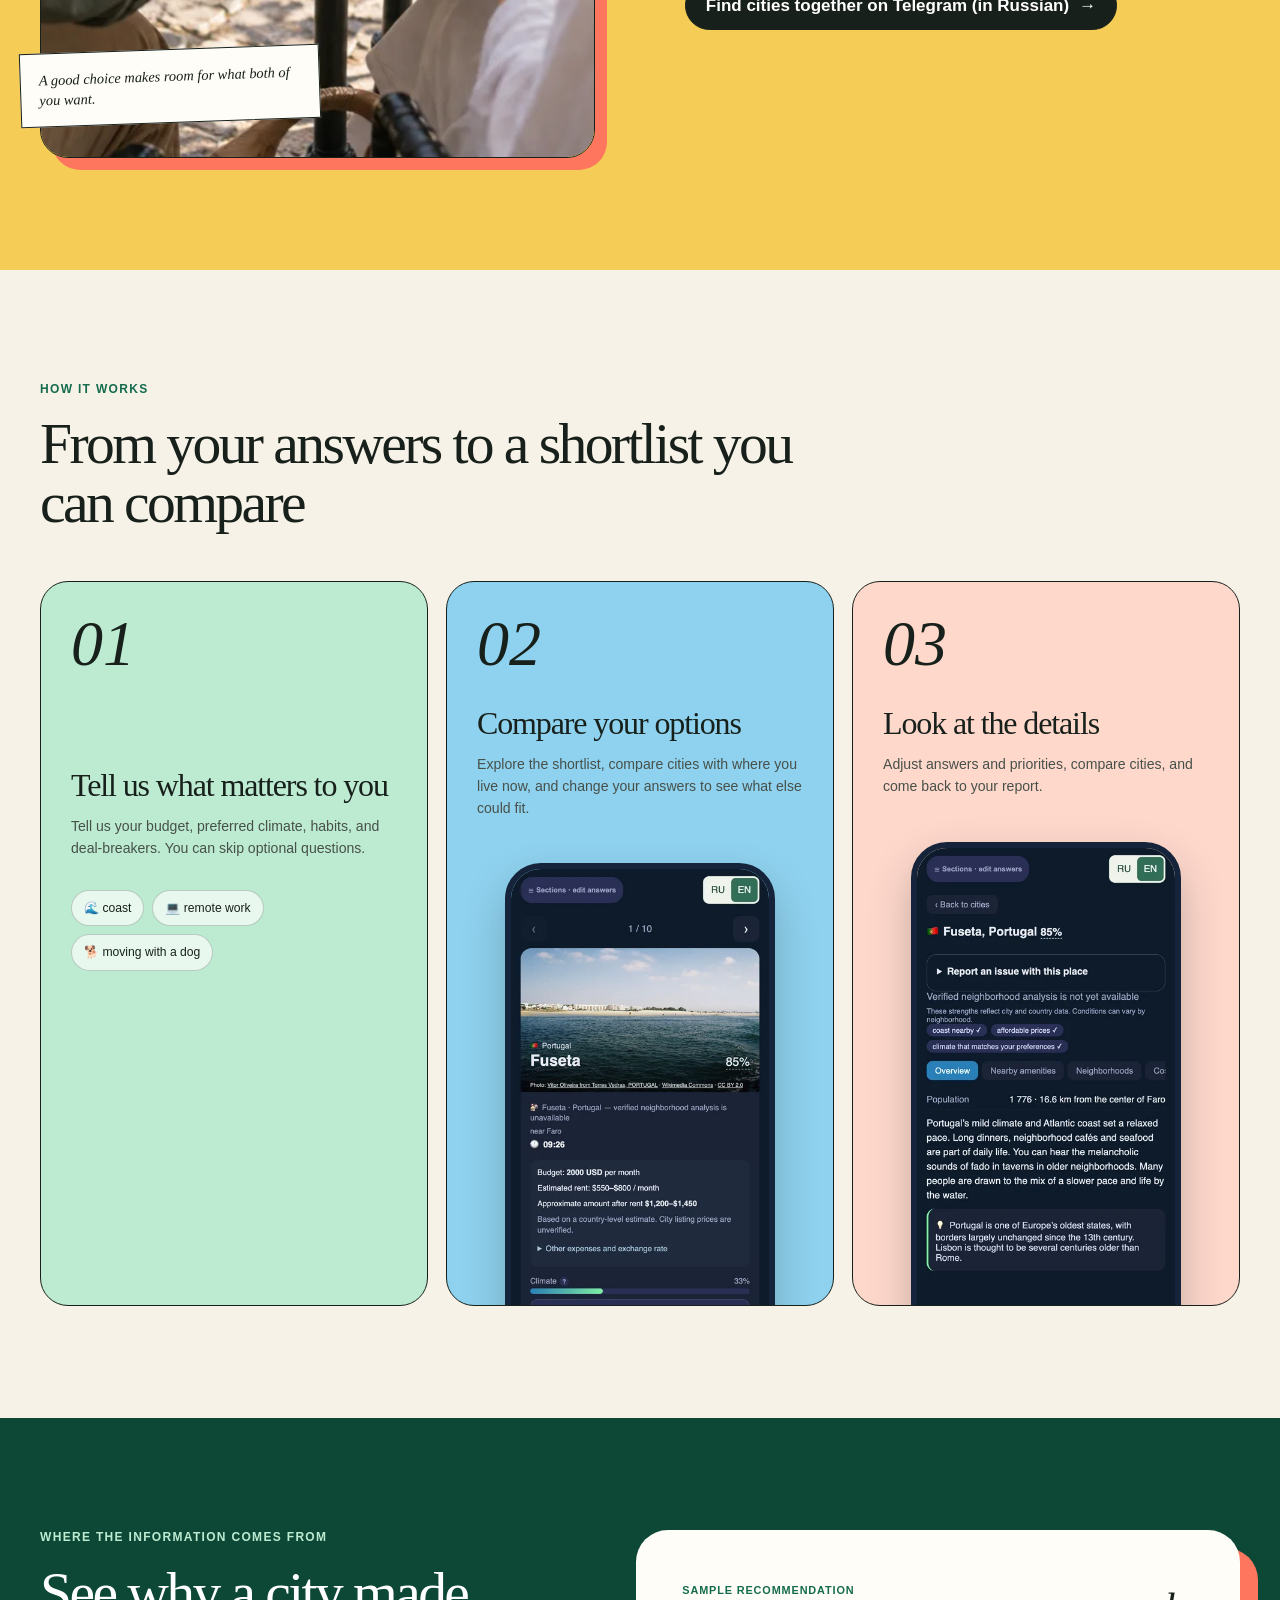
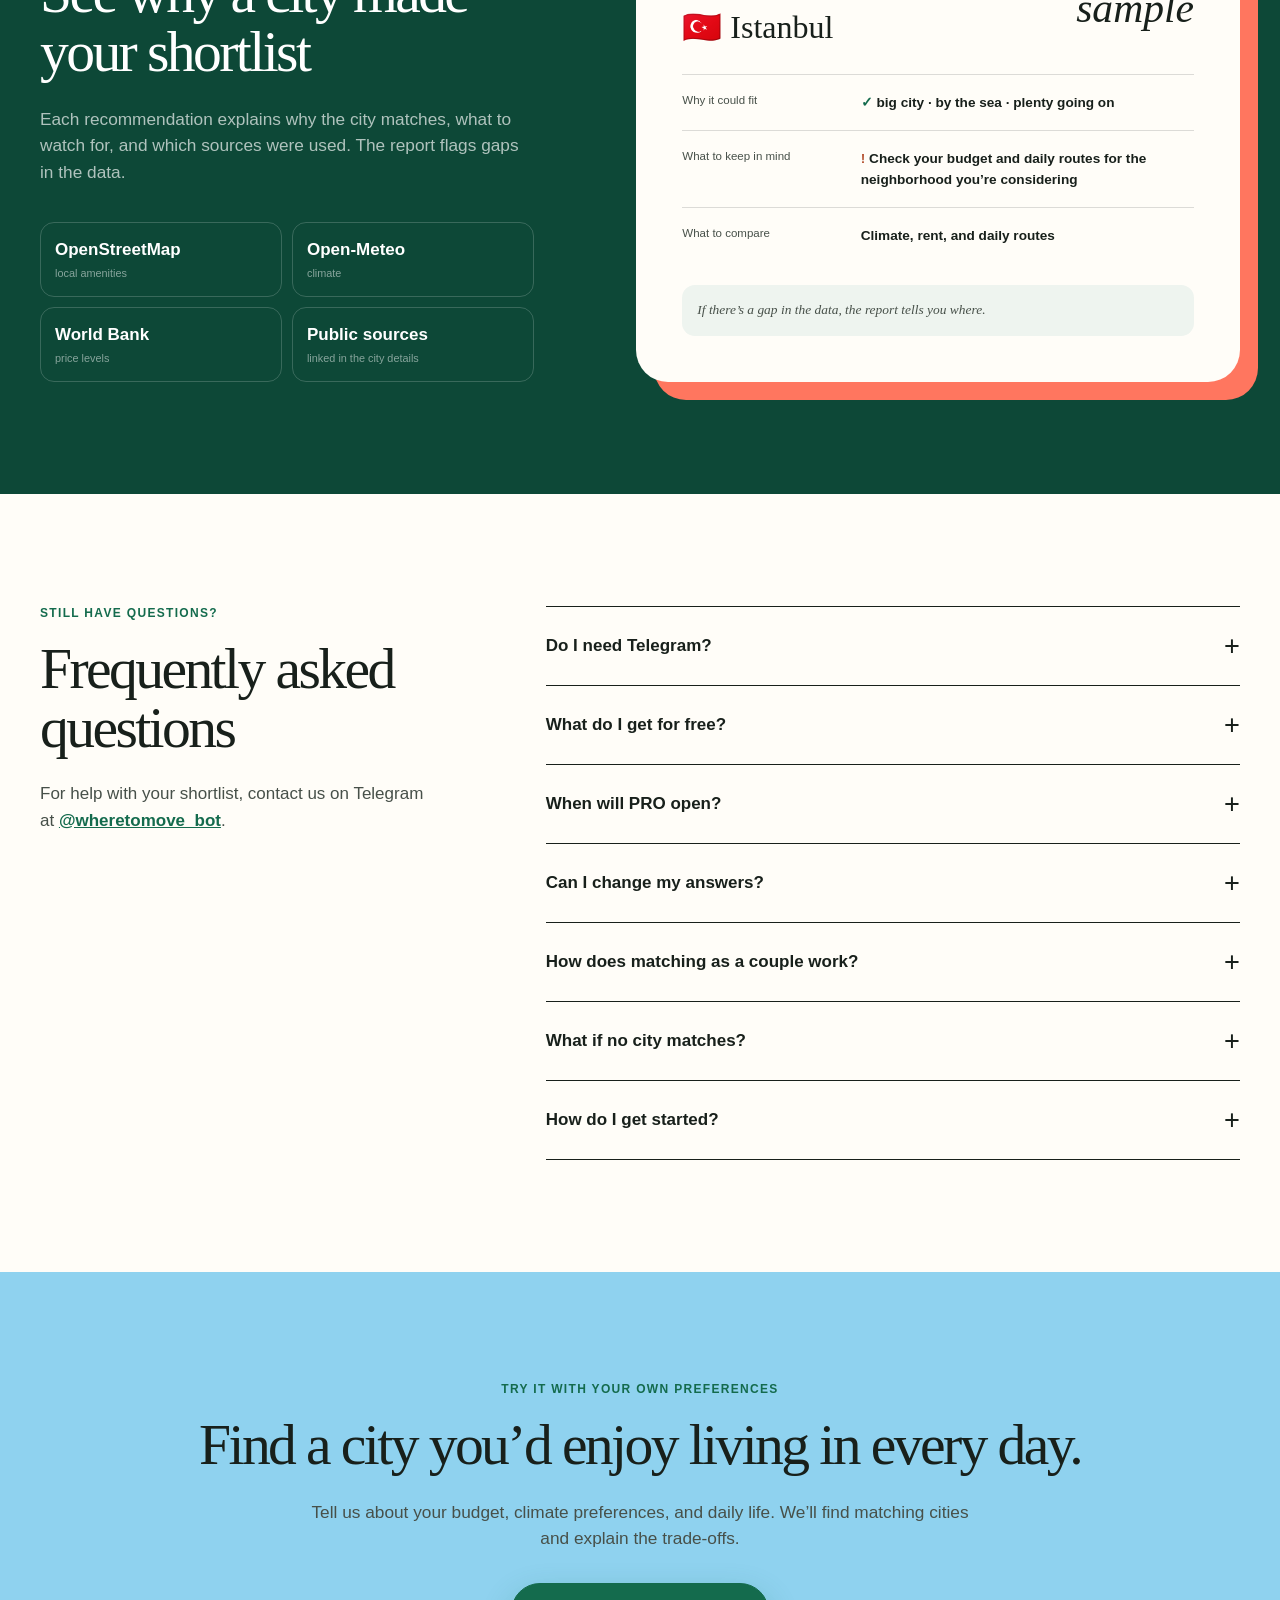
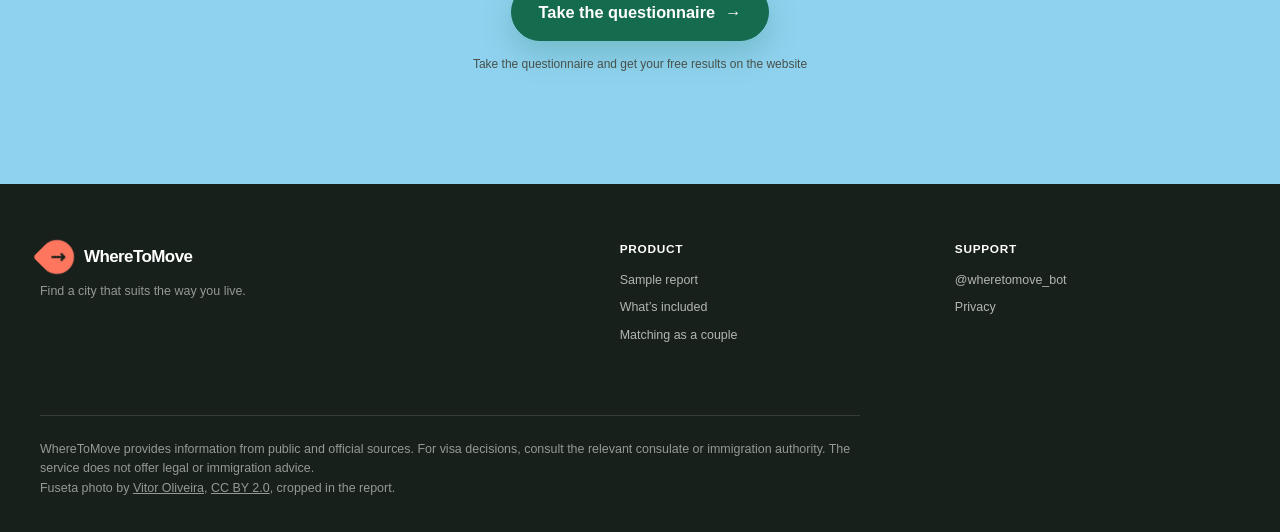
<file: en/index.html>
<!DOCTYPE html>

<html lang="en">
<head>
<meta charset="utf-8"/>
<meta content="width=device-width, initial-scale=1" name="viewport"/>
<title>WhereToMove — Find your next city for free</title>
<meta content="Take the questionnaire and get up to 10 cities that match your budget, climate preferences, and daily habits. Compare your options and see why they fit." name="description"/>
<meta content="#f7f2e8" name="theme-color"/>
<meta content="WhereToMove — Find a city that suits the way you live" property="og:title"/>
<meta content="Find your next city for free. Compare costs, climate, and daily life with an easy-to-read shortlist." property="og:description"/>
<meta content="website" property="og:type"/>
<meta content="https://wheretomovebot.com/assets/city-life.webp" property="og:image"/>
<meta content="https://app.wheretomovebot.com:8443/api/event" name="wtm-analytics-endpoint"/>
<link href="/assets/favicon.svg" rel="icon" type="image/svg+xml"/>
<link as="image" href="/assets/product-cities-en.webp" rel="preload" type="image/webp"/>
<link href="/styles.css?v=20261127-language" rel="stylesheet"/>
<script>document.documentElement.classList.add('js')</script>
<script defer="" src="/site.js?v=20261127-language"></script>
  <link rel="canonical" href="https://wheretomovebot.com/en/">
  <link rel="alternate" hreflang="ru" href="https://wheretomovebot.com/">
  <link rel="alternate" hreflang="en" href="https://wheretomovebot.com/en/">
  <link rel="alternate" hreflang="x-default" href="https://wheretomovebot.com/">
  <meta property="og:locale" content="en_US">
</head>
<body>
<a class="skip-link" href="#main">Skip to content</a>
<header aria-label="Main navigation" class="site-header">
<div class="shell header-inner">
<a aria-label="WhereToMove home" class="brand" href="#top">
<span aria-hidden="true" class="brand-mark">↗</span>
<span>WhereToMove</span>
</a>
<nav aria-label="Page sections" class="desktop-nav">
<a href="#benefits">What you’ll get</a>
<a href="#demo">Sample report</a>
<a href="#price">What’s included</a>
</nav>
      <nav class="site-language" aria-label="Website language">
        <a href="/" lang="ru" hreflang="ru">Русский</a>
        <a href="/en/" lang="en" hreflang="en" aria-current="page">English</a>
      </nav>
<a class="button button-small" data-cta="header" href="/anketa/?lang=en">Take the questionnaire</a>
</div>
</header>
<main id="main">
<section class="hero" id="top">
<div class="shell hero-grid">
<div class="hero-copy reveal">
<p class="eyebrow">Find a place to live that fits you</p>
<h1>Find up to 10 cities <span class="marker localized-marker">for your next move</span></h1>
<p class="hero-lead">Answer a few questions and we’ll compare 46,624 places based on your budget, climate preferences, and daily habits, then explain the trade-offs.</p>
<div class="hero-actions">
<a class="button button-primary" data-cta="hero" href="/anketa/?lang=en">Take the questionnaire <span aria-hidden="true">→</span></a>
<a class="button button-ghost" href="#demo">See a sample report</a>
</div>
<p class="hero-alt">Prefer Telegram? <a href="https://t.me/wheretomove_bot">Open the Russian-language bot</a>.</p>
<div class="mobile-inline-proof">
<img alt="Actual WhereToMove report screen" height="1100" src="/assets/product-cities-en.webp" width="430"/>
<p><b>Actual report screen</b><span>See the city’s match score, estimated costs, climate, and trade-offs in one place.</span></p>
</div>
<ol aria-label="How to get your results" class="hero-steps">
<li><b>1</b><span>Answer<br/>the questions</span></li>
<li><b>2</b><span>Get up to<br/>10 city matches</span></li>
<li><b>3</b><span>Compare<br/>the trade-offs</span></li>
<li><b>4</b><span>Save<br/>your shortlist</span></li>
</ol>
</div>
<figure class="hero-visual reveal">
<div class="hero-proof-head">
<span><i aria-hidden="true"></i> Actual report screen</span>
<b>1 of 10</b>
</div>
<div class="hero-phone hero-phone-main">
<img alt="WhereToMove report showing Fuseta, Portugal, with a match score and estimates for rent and climate" fetchpriority="high" height="1100" src="/assets/product-cities-en.webp" width="430"/>
</div>
<div aria-hidden="true" class="hero-phone hero-phone-detail">
<img alt="" height="1100" src="/assets/product-detail-en.webp" width="430"/>
</div>
<figcaption class="hero-proof-caption">See why the city made your shortlist, how much of your budget could remain after rent, and where the data is limited.</figcaption>
</figure>
</div>
<div aria-hidden="true" class="ticker">
<div>BUDGET <span>✦</span> CLIMATE <span>✦</span> MAP <span>✦</span> NEARBY AMENITIES <span>✦</span> MATCH AS A COUPLE <span>✦</span> PROS AND TRADE-OFFS <span>✦</span></div>
</div>
</section>
<section class="section pains" id="benefits">
<div class="shell">
<div class="section-heading reveal">
<p class="eyebrow">Does this sound familiar?</p>
<h2>Want to move but unsure where?</h2>
<p>WhereToMove turns your preferences into a shortlist of cities, so you can spend less time sorting through open tabs.</p>
</div>
<div class="pain-grid">
<article class="pain-card coral reveal">
<span class="pain-number">01</span>
<h3>“Everyone recommends a different country”</h3>
<p>Get a shortlist with an explanation of why each city could work for you.</p>
</article>
<article class="pain-card yellow reveal">
<span class="pain-number">02</span>
<h3>“I’m worried I’ll underestimate the costs”</h3>
<p>Compare estimated rent and food costs with your budget and see what the estimate includes.</p>
</article>
<article class="pain-card blue reveal">
<span class="pain-number">03</span>
<h3>“I’m not sure what matters most”</h3>
<p>Compare cities by what matters to you, from budget and climate to daily habits and what you want nearby.</p>
</article>
<article class="pain-card green reveal">
<span class="pain-number">04</span>
<h3>“My partner and I can’t agree on a city”</h3>
<p>You each answer the questionnaire and the service finds cities that could suit you both.</p>
</article>
</div>
</div>
</section>
<section class="section demo-section" id="demo">
<div class="shell">
<div class="section-heading section-heading-light reveal">
<p class="eyebrow">See what you’ll get</p>
<h2>Explore a sample report</h2>
<p>This example uses fictional answers. Your own shortlist will reflect your questionnaire responses.</p>
</div>
<div aria-label="Choose a sample scenario" class="demo-switch reveal" role="group">
<button aria-pressed="true" class="is-active" data-mode="solo" type="button">For myself</button>
<button aria-pressed="false" data-mode="pair" type="button">As a couple</button>
</div>
<div class="demo-browser reveal">
<div class="demo-browser-top">
<div aria-hidden="true" class="browser-dots"><span></span><span></span><span></span></div>
<p><span class="status-dot"></span> Sample report</p>
<span class="demo-profile" data-pair-profile="two questionnaires · one shortlist">Preferences: coast · warm weather · affordable living</span>
</div>
<div class="demo-body">
<div aria-label="Sample report sections" class="demo-tabs" role="tablist">
<button aria-controls="demo-panel" aria-selected="true" class="is-active" data-tab="cities" id="tab-cities" role="tab" type="button">Cities <small>free</small></button>
<button aria-controls="demo-panel" aria-selected="false" data-tab="compare" id="tab-compare" role="tab" tabindex="-1" type="button">Compare <small>free</small></button>
</div>
<div aria-labelledby="tab-cities" aria-live="polite" class="demo-panel" id="demo-panel" role="tabpanel">
<div data-panel="solo:cities">
<div class="panel-intro"><div><span class="panel-label free">Free shortlist</span><h3>Cities that fit your preferences</h3></div><p>See each city’s strengths and what to keep in mind.</p></div>
<div class="city-list">
<article class="city-row featured"><span class="city-rank">1</span><div><h4>🇪🇸 Arrecife</h4><p>affordable living · suitable climate · mild winter</p></div><strong>84%</strong></article>
<article class="city-row"><span class="city-rank">2</span><div><h4>🇪🇸 Las Palmas</h4><p>near the sea · comfortable most of the year</p></div><strong>83%</strong></article>
<article class="city-row"><span class="city-rank">3</span><div><h4>🇵🇹 Funchal</h4><p>mild climate · within the stated budget</p></div><strong>82%</strong></article>
</div>
<p class="data-footnote">This example comes from a fictional questionnaire for one person with a Russian passport, $4,000 in remote income, and a $2,500 budget. Their priorities are the coast, warm weather, safety, and cost of living.</p>
</div>
<div data-panel="solo:compare" hidden="">
<div class="panel-intro"><div><span class="panel-label free">Free</span><h3>Compare with your current city</h3></div><p>Both cities are assessed using the same criteria.</p></div>
<div class="compare-grid">
<div class="compare-head"></div><div class="compare-head">Moscow · current city</div><div class="compare-head accent">Arrecife</div>
<div>Match score</div><strong>51%</strong><strong class="accent">84%</strong>
<div>One-bedroom rent</div><span>$350–500</span><span>$650–950</span>
<div>Winter</div><span>−5°C</span><span>+18°C</span>
<div>Climate match</div><span>8%</span><span>42%</span>
</div>
<p class="data-footnote">Cost-of-living figures are estimates calculated using the same method. Your report shows which expenses are included and where the estimates have limits.</p>
</div>
<div data-panel="pair:cities" hidden="">
<div class="panel-intro"><div><span class="panel-label free">Match as a couple · free</span><h3>One shortlist built around both of you</h3></div><p>See how well each city fits each person and why.</p></div>
<div class="pair-results">
<article><div><span class="pair-rank">1</span><h4>🇵🇹 Lisbon</h4></div><div class="two-scores"><span><i class="avatar-a">A</i> you <b>90%</b></span><span><i class="avatar-b">M</i> your partner <b>72%</b></span></div><p>You get the coast and climate you want. Your partner gets a big city with plenty going on.</p></article>
<article><div><span class="pair-rank">2</span><h4>🇩🇪 Berlin</h4></div><div class="two-scores"><span><i class="avatar-a">A</i> you <b>80%</b></span><span><i class="avatar-b">M</i> your partner <b>75%</b></span></div><p>The most balanced choice for work, transport, and cultural life.</p></article>
</div>
</div>
<div data-panel="pair:compare" hidden="">
<div class="panel-intro"><div><span class="panel-label free">Match as a couple · free</span><h3>Where your preferences overlap</h3></div><p>See exactly which preferences you share and where you differ.</p></div>
<div class="preference-map">
<div><span class="avatar-a">A</span><h4>You want</h4><p>🌊 the sea nearby</p><p>☀️ a mild winter</p><p>💸 rent within budget</p></div>
<div class="overlap"><span>good for both</span><b>6 cities</b><p>fit your shared preferences</p></div>
<div><span class="avatar-b">M</span><h4>Your partner wants</h4><p>🏙 a big city</p><p>🎭 cultural life</p><p>🚇 public transport</p></div>
</div>
</div>
</div>
</div>
</div>
</div>
</section>
<section class="section plans" id="price">
<div class="shell">
<div class="section-heading reveal">
<p class="eyebrow">What’s included</p>
<h2>Start with cities that fit</h2>
</div>
<div class="plan-grid">
<article class="plan-card free-plan reveal">
<div class="plan-top"><strong>Free</strong></div>
<h3>Find your next city</h3>
<p>Build a free shortlist and compare your options.</p>
<ul class="check-list">
<li>Matching cities and why they were picked</li>
<li>Nearby sports, cuisines, cafés, parks, and shops</li>
<li>Walkability, transport, air quality, and healthcare</li>
<li>Climate, seasons, and a map</li>
<li>Rent, groceries, cafés, and three food spending scenarios</li>
<li>Comparison with your current city</li>
<li>Edit your answers and priorities</li>
<li>Search by city or country</li>
<li>Share a link to your shortlist. Matching as a couple is available through the Russian-language Telegram bot.</li>
</ul>
<a class="button button-dark" data-cta="free_card" href="/anketa/?lang=en">Take the questionnaire</a>
</article>
<article class="plan-card paid-plan reveal">
<div class="plan-top"><span class="panel-label paid">PRO</span><strong>Currently unavailable</strong></div>
<h3>Visa pathways and neighborhood analysis</h3>
<ul class="check-list">
<li>Visa pathways and requirements</li>
<li>Documents and links to official sources</li>
<li>Neighborhood analysis for cities with verified data</li>
</ul>
<p class="payment-note">Want to know when it opens? Sign up in the Telegram bot for a free one-time notification.</p>
<a class="button button-dark" data-cta="pro_coming_soon" href="https://t.me/wheretomove_bot">Open the Telegram bot (in Russian)</a>
</article>
</div>
<details class="feature-details reveal">
<summary>Show everything that’s included <span aria-hidden="true">+</span></summary>
<div class="feature-table-wrap">
<table>
<thead><tr><th>Your question</th><th>What you’ll get</th><th>Access</th></tr></thead>
<tbody>
<tr><td>Where should I move?</td><td>A shortlist with the pros and trade-offs of each city</td><td><span class="access-free">Free</span></td></tr>
<tr><td>What will be nearby?</td><td>Your selected sports and cuisines, cafés, parks, shops, transport, and walkability</td><td><span class="access-free">Free</span></td></tr>
<tr><td>What is daily life like?</td><td>Seasonal climate, air quality, healthcare, and a map</td><td><span class="access-free">Free</span></td></tr>
<tr><td>Will my budget be enough?</td><td>Estimated rent, groceries, café and restaurant costs, what your budget could cover, and three food spending scenarios</td><td><span class="access-free">Free</span></td></tr>
<tr><td>Which city suits me better?</td><td>Compare two cities, including your current city</td><td><span class="access-free">Free</span></td></tr>
<tr><td>What if I change my budget or climate preferences?</td><td>Recalculate after changing your answers</td><td><span class="access-free">Free</span></td></tr>
<tr><td>How can we choose together?</td><td>A shared shortlist with a score and explanation for each person</td><td><span class="access-free">Free</span></td></tr>
<tr><td>How can I check a particular place?</td><td>Look up a city or country without repeating the questionnaire</td><td><span class="access-free">Free</span></td></tr>
<tr><td>How can I discuss my results?</td><td>Share a link to your results with people you trust</td><td><span class="access-free">Free</span></td></tr>
<tr><td>How can I stay long term?</td><td>Visa pathways, verified requirements, and documents</td><td><span class="access-paid">PRO · in development</span></td></tr>
<tr><td>Where should I look for housing?</td><td>Up to three neighborhoods with match scores, rent estimates, a map, and places you care about. For small cities, the report may show suitable options nearby.</td><td><span class="access-paid">PRO · in development</span></td></tr>
</tbody>
</table>
</div>
</details>
</div>
</section>
<section class="section pair-section" id="pair">
<div class="shell pair-grid">
<figure class="pair-photo reveal">
<img alt="A couple deciding where to move while sitting at a café table" height="900" loading="lazy" src="/assets/pair-planning.webp" width="1200"/>
<figcaption>A good choice makes room for what both of you want.</figcaption>
</figure>
<div class="pair-copy reveal">
<p class="eyebrow">Free matching for couples</p>
<h2>You want the coast. Your partner wants a big city. Where could you both live?</h2>
<p>Each of you fills out a questionnaire, then WhereToMove finds places that suit you both.</p>
<ol class="steps-mini">
<li><span>1</span><div><b>Answer for yourself</b><p>Focus on what you want, without trying to guess your partner’s answers.</p></div></li>
<li><span>2</span><div><b>Invite your partner</b><p>They’ll get their own link to the same questionnaire.</p></div></li>
<li><span>3</span><div><b>Get your shared shortlist</b><p>See two scores for each city and an explanation of what makes it a match.</p></div></li>
</ol>
<a class="button button-dark" data-cta="pair" href="https://t.me/wheretomove_bot">Find cities together on Telegram (in Russian) <span aria-hidden="true">→</span></a>
</div>
</div>
</section>
<section class="section journey" id="how">
<div class="shell">
<div class="section-heading reveal">
<p class="eyebrow">How it works</p>
<h2>From your answers to a shortlist you can compare</h2>
</div>
<div class="journey-grid">
<article class="journey-card reveal">
<div class="journey-number">01</div>
<h3>Tell us what matters to you</h3>
<p>Tell us your budget, preferred climate, habits, and deal-breakers. You can skip optional questions.</p>
<div class="answer-chips"><span>🌊 coast</span><span>💻 remote work</span><span>🐕 moving with a dog</span></div>
</article>
<article class="journey-card journey-screenshot reveal">
<div><div class="journey-number">02</div><h3>Compare your options</h3><p>Explore the shortlist, compare cities with where you live now, and change your answers to see what else could fit.</p></div>
<img alt="The shortlist in a WhereToMove report" height="1100" loading="lazy" src="/assets/product-cities-en.webp" width="430"/>
</article>
<article class="journey-card journey-screenshot reveal">
<div><div class="journey-number">03</div><h3>Look at the details</h3><p>Adjust answers and priorities, compare cities, and come back to your report.</p></div>
<img alt="WhereToMove city details showing population and why Fuseta matches the example profile" height="1100" loading="lazy" src="/assets/product-detail-en.webp" width="430"/>
</article>
</div>
</div>
</section>
<section class="section trust-section" id="trust">
<div class="shell trust-grid">
<div class="trust-copy reveal">
<p class="eyebrow">Where the information comes from</p>
<h2>See why a city made your shortlist</h2>
<p>Each recommendation explains why the city matches, what to watch for, and which sources were used. The report flags gaps in the data.</p>
<div aria-label="Main data sources" class="source-list">
<span>OpenStreetMap <small>local amenities</small></span>
<span>Open-Meteo <small>climate</small></span>
<span>World Bank <small>price levels</small></span>
<span>Public sources <small>linked in the city details</small></span>
</div>
</div>
<article class="evidence-card reveal">
<div class="evidence-head"><div><span>Sample recommendation</span><h3>🇹🇷 Istanbul</h3></div><strong>sample</strong></div>
<div class="evidence-row good"><span>Why it could fit</span><p>big city · by the sea · plenty going on</p></div>
<div class="evidence-row warn"><span>What to keep in mind</span><p>Check your budget and daily routes for the neighborhood you’re considering</p></div>
<div class="evidence-row"><span>What to compare</span><p>Climate, rent, and daily routes</p></div>
<p class="evidence-note">If there’s a gap in the data, the report tells you where.</p>
</article>
</div>
</section>
<section class="section faq-section" id="faq">
<div class="shell faq-grid">
<div class="faq-title reveal">
<p class="eyebrow">Still have questions?</p>
<h2>Frequently asked questions</h2>
<p>For help with your shortlist, contact us on Telegram at <a href="https://t.me/wheretomove_bot">@wheretomove_bot</a>.</p>
</div>
<div class="faq-list reveal">
<details><summary>Do I need Telegram?<span aria-hidden="true">+</span></summary><p>The free questionnaire and shortlist work in your browser without Telegram. Your answers and results stay available in the same browser and aren’t automatically transferred to Telegram. Matching as a couple works through the Russian-language bot.</p></details>
<details><summary>What do I get for free?<span aria-hidden="true">+</span></summary><p>A shortlist of matching cities, with their pros and trade-offs, climate, a map, and budget estimates. For each city, see what’s nearby, including selected sports and cuisines, cafés, parks, shops, transport, and healthcare. You can compare places and change your answers. Matching as a couple is available through the Russian-language Telegram bot.</p></details>
<details><summary>When will PRO open?<span aria-hidden="true">+</span></summary><p>A launch date hasn’t been announced. PRO will offer visa pathways and neighborhood analysis once the data is verified. You can sign up for a free one-time launch notification in the Telegram bot.</p></details>
<details><summary>Can I change my answers?<span aria-hidden="true">+</span></summary><p>Yes. Adjust your budget, climate preferences, or other criteria and see how your shortlist changes.</p></details>
<details><summary>How does matching as a couple work?<span aria-hidden="true">+</span></summary><p>One person sends an invitation and their partner fills out a separate questionnaire. The shared shortlist shows how well each city suits both people.</p></details>
<details><summary>What if no city matches?<span aria-hidden="true">+</span></summary><p>The report shows which requirement ruled out the remaining options and suggests an adjustment. It only changes your answers if you choose to apply it.</p></details>
<details><summary>How do I get started?<span aria-hidden="true">+</span></summary><p>Select “Take the questionnaire” and answer in your browser. You can close the page and finish later in the same browser. The Telegram bot is available in Russian.</p></details>
</div>
</div>
</section>
<section class="final-cta">
<div class="shell final-cta-inner reveal">
<p class="eyebrow">Try it with your own preferences</p>
<h2>Find a city you’d enjoy living in every day.</h2>
<p>Tell us about your budget, climate preferences, and daily life. We’ll find matching cities and explain the trade-offs.</p>
<a class="button button-primary button-large" data-cta="final" href="/anketa/?lang=en">Take the questionnaire <span aria-hidden="true">→</span></a>
<span class="final-meta">Take the questionnaire and get your free results on the website</span>
</div>
</section>
</main>
<footer class="site-footer">
<div class="shell footer-grid">
<div><a class="brand" href="#top"><span aria-hidden="true" class="brand-mark">↗</span><span>WhereToMove</span></a><p>Find a city that suits the way you live.</p></div>
<div><b>Product</b><a href="#demo">Sample report</a><a href="#price">What’s included</a><a href="#pair">Matching as a couple</a></div>
<div><b>Support</b><a href="https://t.me/wheretomove_bot">@wheretomove_bot</a><a href="/en/privacy.html">Privacy</a></div>
<p class="legal">WhereToMove provides information from public and official sources. For visa decisions, consult the relevant consulate or immigration authority. The service does not offer legal or immigration advice.<br>Fuseta photo by <a href="https://commons.wikimedia.org/wiki/File:Fuzeta.jpg">Vitor Oliveira</a>, <a href="https://creativecommons.org/licenses/by/2.0/">CC BY 2.0</a>, cropped in the report.</p>
</div>
</footer>
<a class="mobile-cta" data-cta="sticky" href="/anketa/?lang=en">Take the questionnaire <span aria-hidden="true">→</span></a>
<aside aria-label="Analytics preferences" class="consent" hidden="">
<p>We use analytics to improve the website.</p>
<div><button data-consent="accept" type="button">Accept</button><button data-consent="decline" type="button">Essential only</button></div>
</aside>
</body>
</html>
</file>
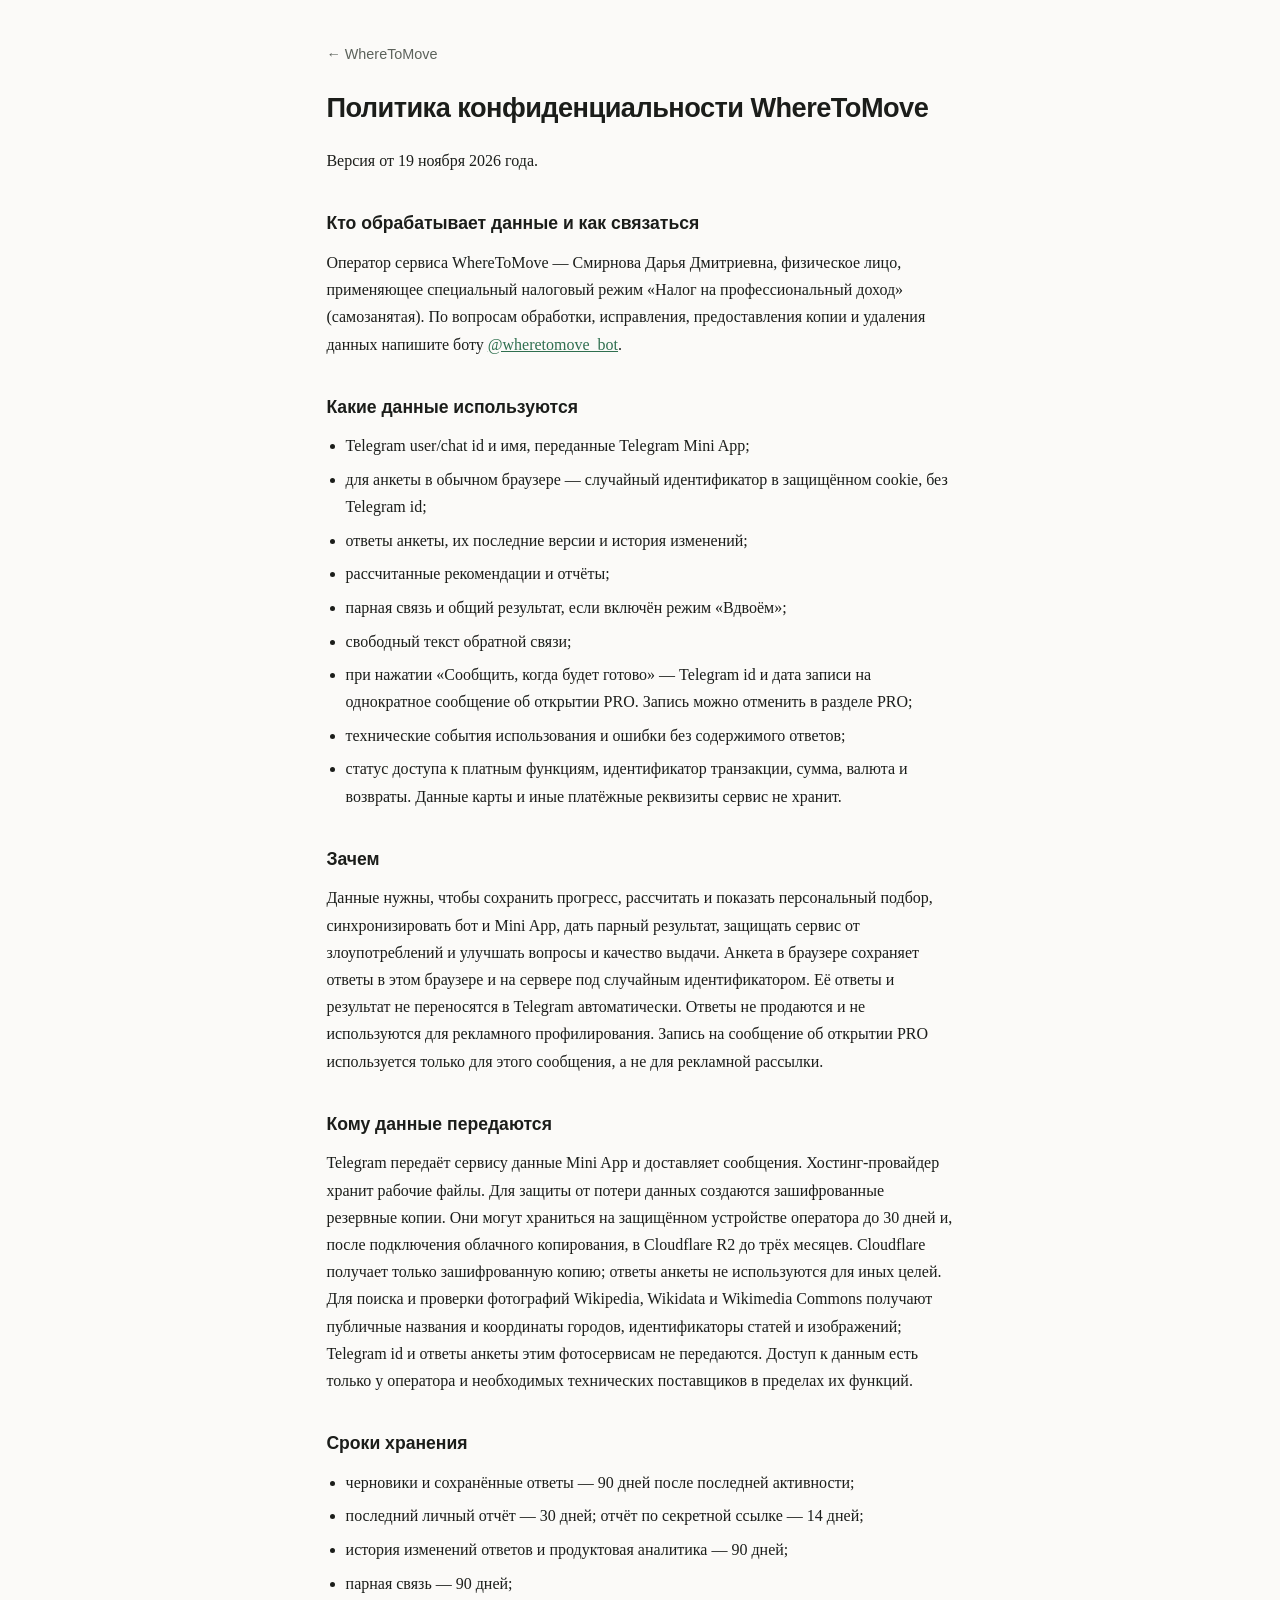
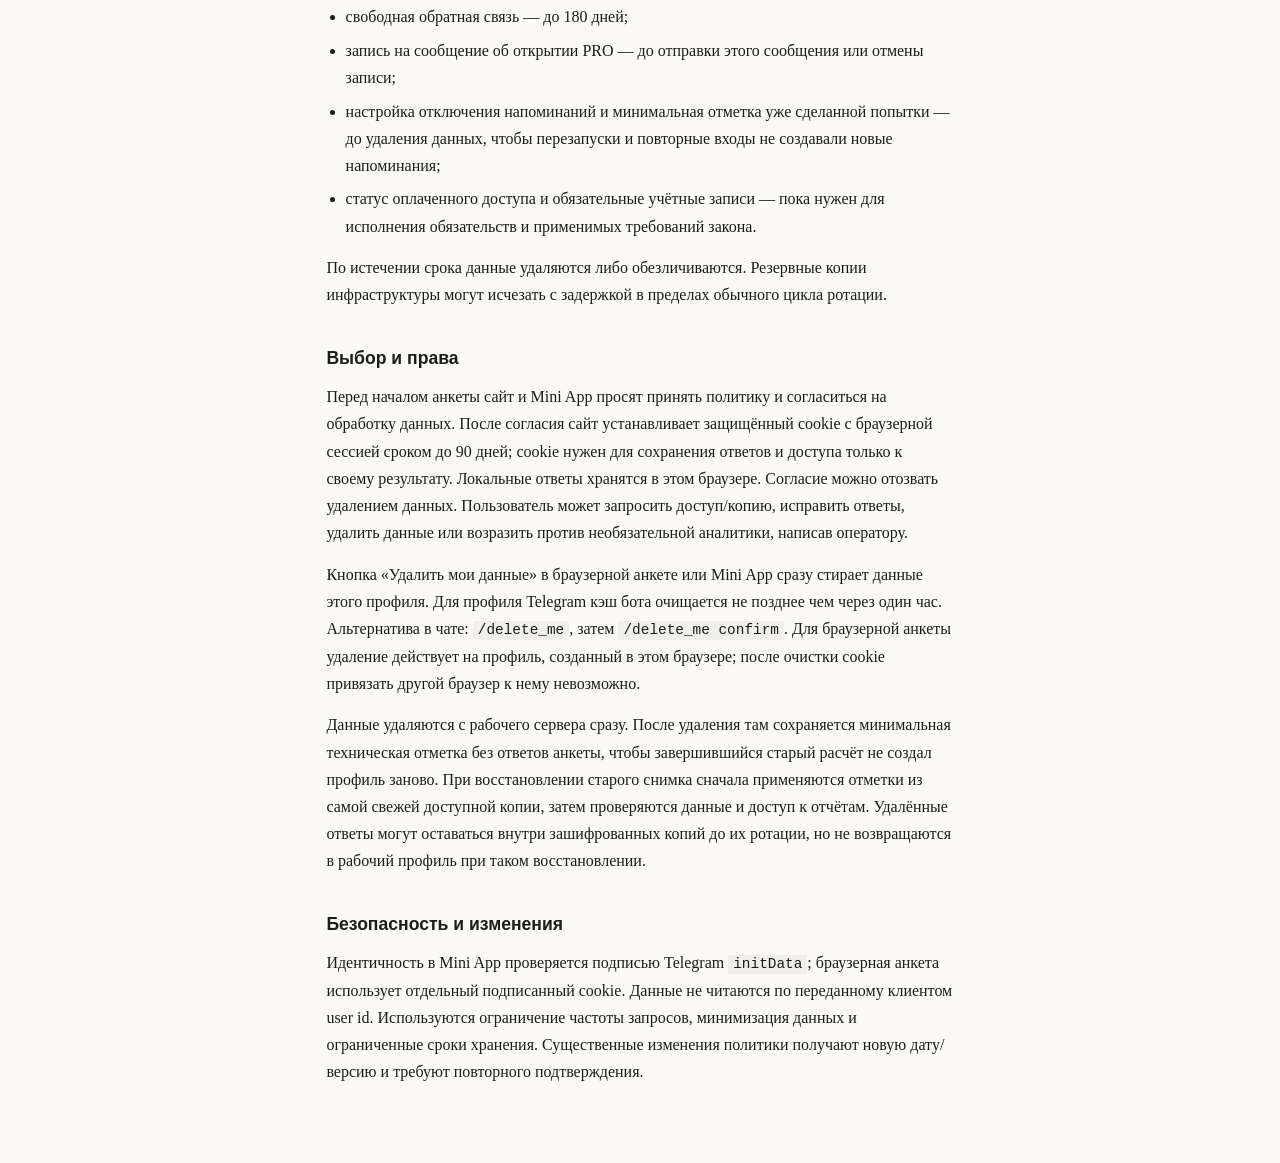
<file: privacy.html>
<!doctype html>
<html lang="ru">
<head>
<meta charset="utf-8">
<meta name="viewport" content="width=device-width, initial-scale=1">
<title>Политика конфиденциальности — WhereToMove</title>
<meta name="robots" content="index,follow">
<style>
  :root{--ground:#FBFAF8;--surface:#FFF;--sunk:#F1EFEA;--ink:#1B1D1A;--soft:#5C625B;--faint:#8A908A;
        --rule:#E2E0D9;--accent:#2F6F4F;--sans:"Helvetica Neue",Arial,sans-serif;--serif:Georgia,"Times New Roman",serif}
  @media (prefers-color-scheme:dark){:root{--ground:#141715;--surface:#1D211E;--sunk:#191D1A;--ink:#E9EDE8;
        --soft:#A6ADA5;--faint:#7E857D;--rule:#2C322D;--accent:#5FB68A}}
  *{box-sizing:border-box}
  body{margin:0;background:var(--ground);color:var(--ink);font-family:var(--serif);font-size:16px;
       line-height:1.7;-webkit-font-smoothing:antialiased}
  .wrap{max-width:42rem;margin:0 auto;padding:2.5rem 1.4rem 4rem}
  h1,h2,.back{font-family:var(--sans)}
  h1{font-size:1.7rem;line-height:1.2;letter-spacing:-.02em;margin:0 0 1.4rem;font-weight:700}
  h2{font-size:1.1rem;margin:2.2rem 0 .6rem;font-weight:600}
  p{margin:0 0 .9rem}
  ul{padding-left:1.2rem;margin:0 0 .9rem}
  li{margin-bottom:.4rem}
  a{color:var(--accent)}
  code{font-family:ui-monospace,Menlo,monospace;font-size:.9em;background:var(--sunk);padding:.1em .35em;border-radius:2px}
  .back{display:inline-block;margin-bottom:1.6rem;font-size:.9rem;color:var(--soft);text-decoration:none}
  .back:hover{color:var(--accent)}
  :focus-visible{outline:2px solid var(--accent);outline-offset:2px}
</style>
</head>
<body><div class="wrap">
<a class="back" href="/">← WhereToMove</a>
<h1>Политика конфиденциальности WhereToMove</h1>
<p>Версия от 19 ноября 2026 года.</p>
<h2>Кто обрабатывает данные и как связаться</h2>
<p>Оператор сервиса WhereToMove — Смирнова Дарья Дмитриевна, физическое лицо, применяющее специальный
налоговый режим «Налог на профессиональный доход» (самозанятая). По вопросам обработки, исправления, предоставления копии и удаления данных напишите боту
<a href="https://t.me/wheretomove_bot">@wheretomove_bot</a>.</p>
<h2>Какие данные используются</h2>
<ul>
<li>Telegram user/chat id и имя, переданные Telegram Mini App;</li>
<li>для анкеты в обычном браузере — случайный идентификатор в защищённом cookie, без Telegram id;</li>
<li>ответы анкеты, их последние версии и история изменений;</li>
<li>рассчитанные рекомендации и отчёты;</li>
<li>парная связь и общий результат, если включён режим «Вдвоём»;</li>
<li>свободный текст обратной связи;</li>
<li>при нажатии «Сообщить, когда будет готово» — Telegram id и дата записи на однократное сообщение об открытии PRO. Запись можно отменить в разделе PRO;</li>
<li>технические события использования и ошибки без содержимого ответов;</li>
<li>статус доступа к платным функциям, идентификатор транзакции, сумма, валюта и возвраты. Данные карты и
иные платёжные реквизиты сервис не хранит.</li>
</ul>
<h2>Зачем</h2>
<p>Данные нужны, чтобы сохранить прогресс, рассчитать и показать персональный подбор, синхронизировать бот и
Mini App, дать парный результат, защищать сервис от злоупотреблений и улучшать вопросы и качество выдачи.
Анкета в браузере сохраняет ответы в этом браузере и на сервере под случайным идентификатором. Её ответы
и результат не переносятся в Telegram автоматически.
Ответы не продаются и не используются для рекламного профилирования. Запись на сообщение об открытии PRO используется только для этого сообщения, а не для рекламной рассылки.</p>
<h2>Кому данные передаются</h2>
<p>Telegram передаёт сервису данные Mini App и доставляет сообщения. Хостинг-провайдер хранит рабочие файлы.
Для защиты от потери данных создаются зашифрованные резервные копии. Они могут храниться на защищённом устройстве оператора до 30 дней и, после подключения облачного копирования, в Cloudflare R2 до трёх месяцев. Cloudflare получает только зашифрованную копию; ответы анкеты не используются для иных целей. Для поиска и проверки фотографий Wikipedia, Wikidata и Wikimedia Commons получают публичные названия и координаты городов, идентификаторы статей и изображений;
Telegram id и ответы анкеты этим фотосервисам не передаются. Доступ к данным есть только у оператора и необходимых технических
поставщиков в пределах их функций.</p>
<h2>Сроки хранения</h2>
<ul>
<li>черновики и сохранённые ответы — 90 дней после последней активности;</li>
<li>последний личный отчёт — 30 дней; отчёт по секретной ссылке — 14 дней;</li>
<li>история изменений ответов и продуктовая аналитика — 90 дней;</li>
<li>парная связь — 90 дней;</li>
<li>свободная обратная связь — до 180 дней;</li>
<li>запись на сообщение об открытии PRO — до отправки этого сообщения или отмены записи;</li>
<li>настройка отключения напоминаний и минимальная отметка уже сделанной попытки — до удаления данных,
чтобы перезапуски и повторные входы не создавали новые напоминания;</li>
<li>статус оплаченного доступа и обязательные учётные записи — пока нужен для исполнения обязательств и
применимых требований закона.</li>
</ul>
<p>По истечении срока данные удаляются либо обезличиваются. Резервные копии инфраструктуры могут исчезать с
задержкой в пределах обычного цикла ротации.</p>
<h2>Выбор и права</h2>
<p>Перед началом анкеты сайт и Mini App просят принять политику и согласиться на обработку данных.
После согласия сайт устанавливает защищённый cookie с браузерной сессией сроком до 90 дней;
cookie нужен для сохранения ответов и доступа только к своему результату. Локальные ответы хранятся
в этом браузере. Согласие можно отозвать удалением данных. Пользователь может запросить доступ/копию, исправить
ответы, удалить данные или возразить против необязательной аналитики, написав оператору.</p>
<p>Кнопка «Удалить мои данные» в браузерной анкете или Mini App сразу стирает данные этого профиля.
Для профиля Telegram кэш бота очищается не позднее чем через один час. Альтернатива в чате:
<code>/delete_me</code>, затем <code>/delete_me confirm</code>. Для браузерной анкеты удаление действует на профиль,
созданный в этом браузере; после очистки cookie привязать другой браузер к нему невозможно.</p>
<p>Данные удаляются с рабочего сервера сразу. После удаления там сохраняется минимальная техническая отметка
без ответов анкеты, чтобы завершившийся старый расчёт не создал профиль заново. При восстановлении старого снимка сначала применяются отметки из самой свежей доступной копии, затем проверяются данные и доступ к отчётам. Удалённые ответы могут оставаться внутри зашифрованных копий до их ротации, но не возвращаются в рабочий профиль при таком восстановлении.</p>
<h2>Безопасность и изменения</h2>
<p>Идентичность в Mini App проверяется подписью Telegram <code>initData</code>; браузерная анкета использует отдельный
подписанный cookie. Данные не читаются по переданному клиентом user id. Используются ограничение частоты
запросов, минимизация данных и ограниченные сроки хранения.
Существенные изменения политики получают новую дату/версию и требуют повторного подтверждения.</p>
</div></body>
</html>
</file>
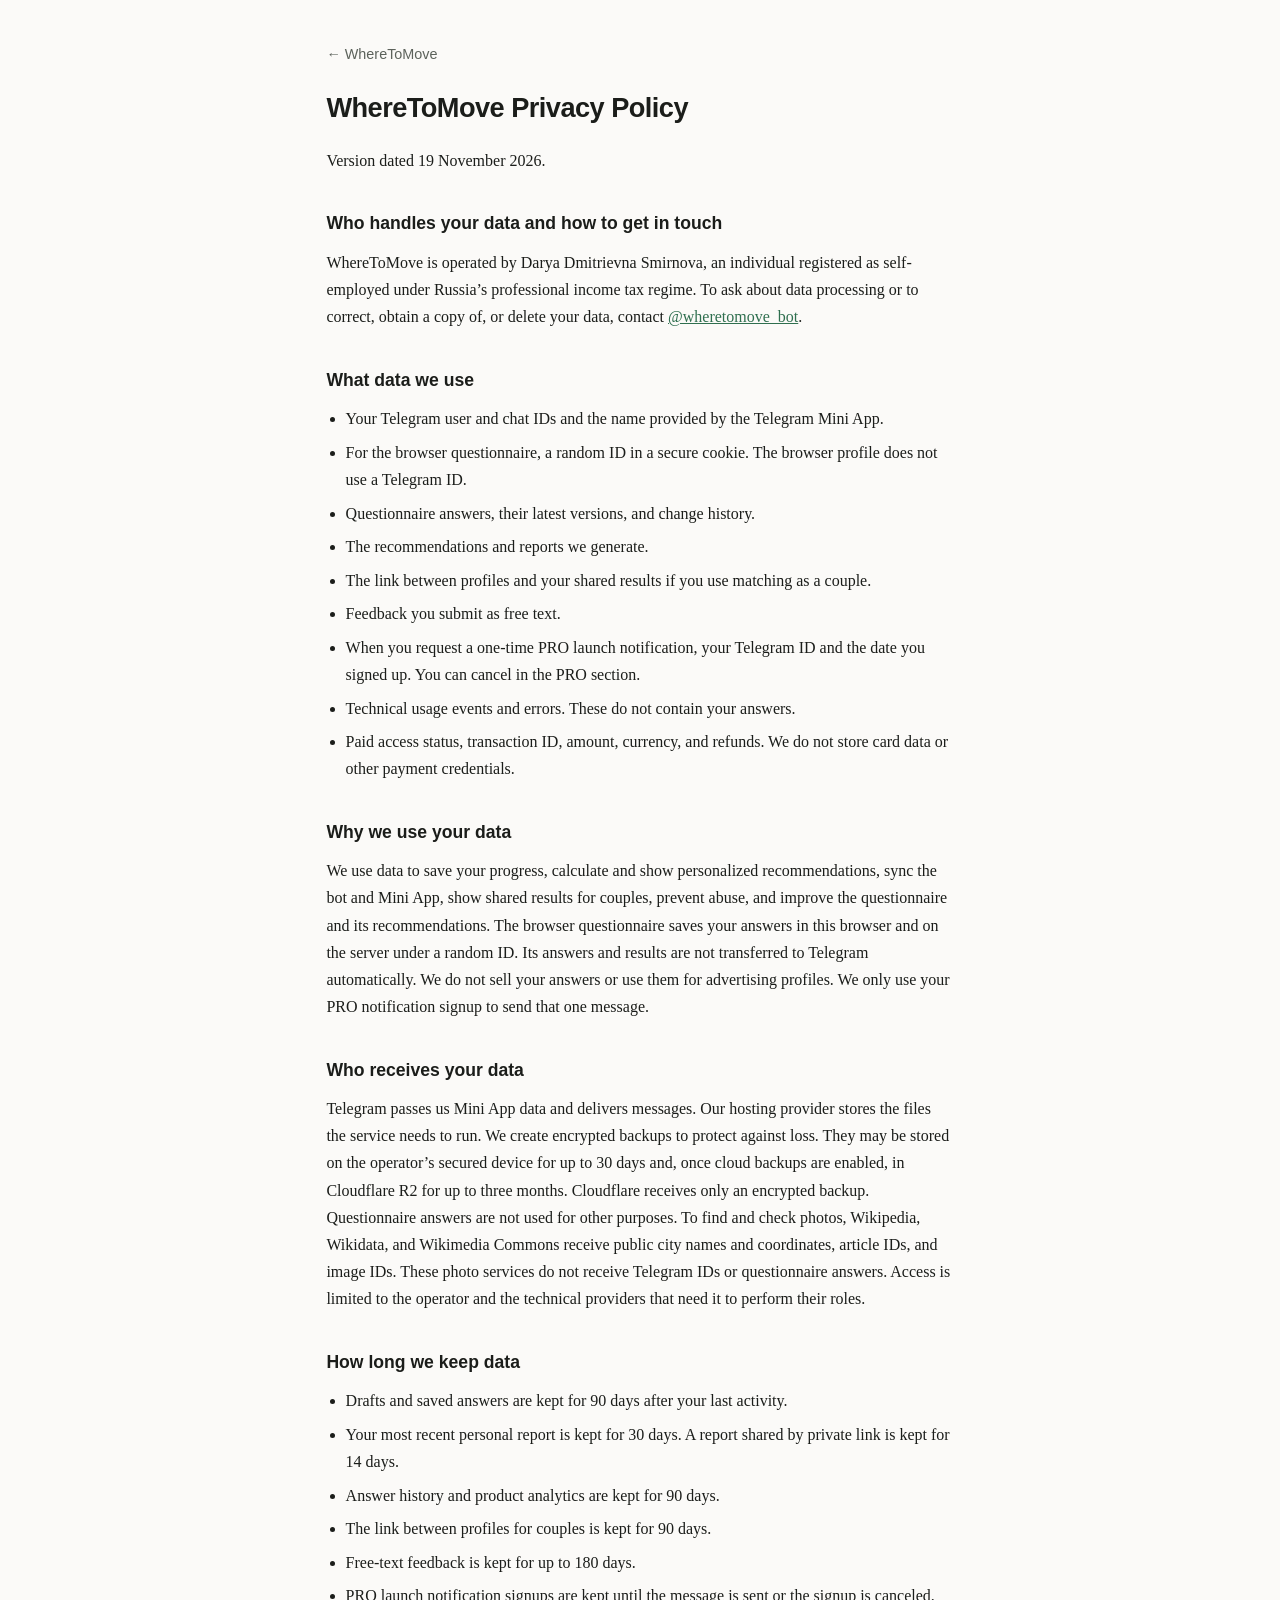
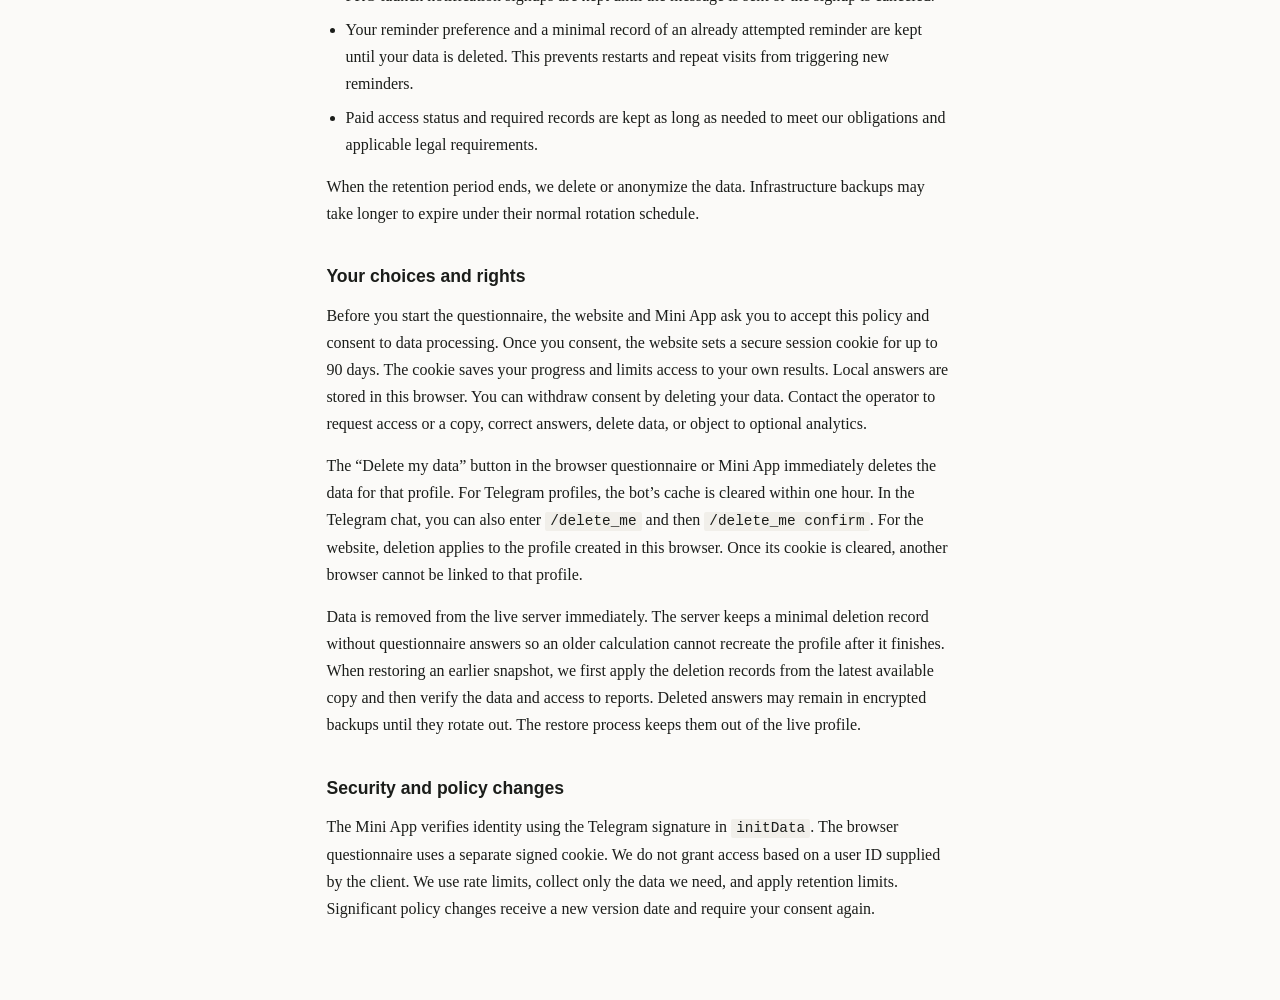
<file: en/privacy.html>
<!doctype html>
<html lang="en">
<head>
<meta charset="utf-8">
<meta name="viewport" content="width=device-width, initial-scale=1">
<title>Privacy Policy — WhereToMove</title>
<meta name="robots" content="index,follow">
<style>
  :root{--ground:#FBFAF8;--surface:#FFF;--sunk:#F1EFEA;--ink:#1B1D1A;--soft:#5C625B;--faint:#8A908A;
        --rule:#E2E0D9;--accent:#2F6F4F;--sans:"Helvetica Neue",Arial,sans-serif;--serif:Georgia,"Times New Roman",serif}
  @media (prefers-color-scheme:dark){:root{--ground:#141715;--surface:#1D211E;--sunk:#191D1A;--ink:#E9EDE8;
        --soft:#A6ADA5;--faint:#7E857D;--rule:#2C322D;--accent:#5FB68A}}
  *{box-sizing:border-box}
  body{margin:0;background:var(--ground);color:var(--ink);font-family:var(--serif);font-size:16px;
       line-height:1.7;-webkit-font-smoothing:antialiased}
  .wrap{max-width:42rem;margin:0 auto;padding:2.5rem 1.4rem 4rem}
  h1,h2,.back{font-family:var(--sans)}
  h1{font-size:1.7rem;line-height:1.2;letter-spacing:-.02em;margin:0 0 1.4rem;font-weight:700}
  h2{font-size:1.1rem;margin:2.2rem 0 .6rem;font-weight:600}
  p{margin:0 0 .9rem}
  ul{padding-left:1.2rem;margin:0 0 .9rem}
  li{margin-bottom:.4rem}
  a{color:var(--accent)}
  code{font-family:ui-monospace,Menlo,monospace;font-size:.9em;background:var(--sunk);padding:.1em .35em;border-radius:2px}
  .back{display:inline-block;margin-bottom:1.6rem;font-size:.9rem;color:var(--soft);text-decoration:none}
  .back:hover{color:var(--accent)}
  :focus-visible{outline:2px solid var(--accent);outline-offset:2px}
</style>
<link rel="canonical" href="https://wheretomovebot.com/en/privacy.html">
<link rel="alternate" hreflang="ru" href="https://wheretomovebot.com/privacy.html">
<link rel="alternate" hreflang="en" href="https://wheretomovebot.com/en/privacy.html">
</head>
<body><div class="wrap">
<a class="back" href="/en/">← WhereToMove</a>
<h1>WhereToMove Privacy Policy</h1>
<p>Version dated 19 November 2026.</p>
<h2>Who handles your data and how to get in touch</h2>
<p>WhereToMove is operated by Darya Dmitrievna Smirnova, an individual registered as self-employed under Russia’s professional income tax regime. To ask about data processing or to correct, obtain a copy of, or delete your data, contact <a href="https://t.me/wheretomove_bot">@wheretomove_bot</a>.</p>
<h2>What data we use</h2>
<ul>
  <li>Your Telegram user and chat IDs and the name provided by the Telegram Mini App.</li>
  <li>For the browser questionnaire, a random ID in a secure cookie. The browser profile does not use a Telegram ID.</li>
  <li>Questionnaire answers, their latest versions, and change history.</li>
  <li>The recommendations and reports we generate.</li>
  <li>The link between profiles and your shared results if you use matching as a couple.</li>
  <li>Feedback you submit as free text.</li>
  <li>When you request a one-time PRO launch notification, your Telegram ID and the date you signed up. You can cancel in the PRO section.</li>
  <li>Technical usage events and errors. These do not contain your answers.</li>
  <li>Paid access status, transaction ID, amount, currency, and refunds. We do not store card data or other payment credentials.</li>
</ul>
<h2>Why we use your data</h2>
<p>We use data to save your progress, calculate and show personalized recommendations, sync the bot and Mini App, show shared results for couples, prevent abuse, and improve the questionnaire and its recommendations. The browser questionnaire saves your answers in this browser and on the server under a random ID. Its answers and results are not transferred to Telegram automatically. We do not sell your answers or use them for advertising profiles. We only use your PRO notification signup to send that one message.</p>
<h2>Who receives your data</h2>
<p>Telegram passes us Mini App data and delivers messages. Our hosting provider stores the files the service needs to run. We create encrypted backups to protect against loss. They may be stored on the operator’s secured device for up to 30 days and, once cloud backups are enabled, in Cloudflare R2 for up to three months. Cloudflare receives only an encrypted backup. Questionnaire answers are not used for other purposes. To find and check photos, Wikipedia, Wikidata, and Wikimedia Commons receive public city names and coordinates, article IDs, and image IDs. These photo services do not receive Telegram IDs or questionnaire answers. Access is limited to the operator and the technical providers that need it to perform their roles.</p>
<h2>How long we keep data</h2>
<ul>
  <li>Drafts and saved answers are kept for 90 days after your last activity.</li>
  <li>Your most recent personal report is kept for 30 days. A report shared by private link is kept for 14 days.</li>
  <li>Answer history and product analytics are kept for 90 days.</li>
  <li>The link between profiles for couples is kept for 90 days.</li>
  <li>Free-text feedback is kept for up to 180 days.</li>
  <li>PRO launch notification signups are kept until the message is sent or the signup is canceled.</li>
  <li>Your reminder preference and a minimal record of an already attempted reminder are kept until your data is deleted. This prevents restarts and repeat visits from triggering new reminders.</li>
  <li>Paid access status and required records are kept as long as needed to meet our obligations and applicable legal requirements.</li>
</ul>
<p>When the retention period ends, we delete or anonymize the data. Infrastructure backups may take longer to expire under their normal rotation schedule.</p>
<h2>Your choices and rights</h2>
<p>Before you start the questionnaire, the website and Mini App ask you to accept this policy and consent to data processing. Once you consent, the website sets a secure session cookie for up to 90 days. The cookie saves your progress and limits access to your own results. Local answers are stored in this browser. You can withdraw consent by deleting your data. Contact the operator to request access or a copy, correct answers, delete data, or object to optional analytics.</p>
<p>The “Delete my data” button in the browser questionnaire or Mini App immediately deletes the data for that profile. For Telegram profiles, the bot’s cache is cleared within one hour. In the Telegram chat, you can also enter <code>/delete_me</code> and then <code>/delete_me confirm</code>. For the website, deletion applies to the profile created in this browser. Once its cookie is cleared, another browser cannot be linked to that profile.</p>
<p>Data is removed from the live server immediately. The server keeps a minimal deletion record without questionnaire answers so an older calculation cannot recreate the profile after it finishes. When restoring an earlier snapshot, we first apply the deletion records from the latest available copy and then verify the data and access to reports. Deleted answers may remain in encrypted backups until they rotate out. The restore process keeps them out of the live profile.</p>
<h2>Security and policy changes</h2>
<p>The Mini App verifies identity using the Telegram signature in <code>initData</code>. The browser questionnaire uses a separate signed cookie. We do not grant access based on a user ID supplied by the client. We use rate limits, collect only the data we need, and apply retention limits. Significant policy changes receive a new version date and require your consent again.</p>
</div></body>
</html>
</file>
<file: styles.css>
:root {
  --paper: #f7f2e8;
  --paper-2: #fffdf8;
  --ink: #18201b;
  --ink-2: #475049;
  --forest: #146b4d;
  --forest-dark: #0d4837;
  --mint: #bcebd1;
  --coral: #ff765f;
  --yellow: #f5cc55;
  --blue: #8fd2ef;
  --line: rgba(24, 32, 27, .15);
  --shadow: 0 26px 70px rgba(25, 44, 34, .16);
  --sans: Inter, ui-sans-serif, -apple-system, BlinkMacSystemFont, "Segoe UI", Arial, sans-serif;
  --serif: Georgia, "Times New Roman", serif;
}

* { box-sizing: border-box; }
html { scroll-behavior: smooth; scroll-padding-top: 88px; }
body {
  margin: 0;
  background: var(--paper);
  color: var(--ink);
  font-family: var(--sans);
  font-size: 17px;
  line-height: 1.55;
  -webkit-font-smoothing: antialiased;
}
img { display: block; max-width: 100%; }
a { color: inherit; }
button, a { -webkit-tap-highlight-color: transparent; }
button { font: inherit; }
[hidden] { display: none !important; }

.skip-link {
  position: fixed;
  top: 8px;
  left: 8px;
  z-index: 100;
  transform: translateY(-150%);
  background: var(--ink);
  color: #fff;
  padding: .7rem 1rem;
  border-radius: 999px;
}
.skip-link:focus { transform: translateY(0); }

:focus-visible {
  outline: 3px solid #197dc2;
  outline-offset: 4px;
}

.shell { width: min(1200px, calc(100% - 48px)); margin-inline: auto; }
.section { padding: 112px 0; }
.eyebrow {
  margin: 0 0 18px;
  color: var(--forest);
  font-size: .75rem;
  font-weight: 800;
  letter-spacing: .11em;
  line-height: 1.3;
  text-transform: uppercase;
}
h1, h2, h3, h4, p { margin-top: 0; }
h1, h2 {
  font-family: var(--serif);
  font-weight: 500;
  letter-spacing: -.045em;
}
h1 { margin-bottom: 28px; font-size: clamp(3.2rem, 5.2vw, 5rem); line-height: .98; }
h2 { margin-bottom: 24px; font-size: clamp(2.25rem, 4.5vw, 4.4rem); line-height: 1.02; }
h3 { margin-bottom: 12px; font-size: 1.35rem; line-height: 1.2; }
h4 { margin-bottom: 4px; font-size: 1.05rem; line-height: 1.25; }
p { margin-bottom: 1rem; }

.site-header {
  position: sticky;
  top: 0;
  z-index: 50;
  border-bottom: 1px solid rgba(24, 32, 27, .1);
  background: rgba(247, 242, 232, .89);
  backdrop-filter: blur(16px);
}
.header-inner { min-height: 72px; display: flex; align-items: center; gap: 28px; }
.brand {
  display: inline-flex;
  align-items: center;
  gap: 10px;
  color: var(--ink);
  font-weight: 850;
  letter-spacing: -.035em;
  text-decoration: none;
}
.brand-mark {
  width: 34px;
  height: 34px;
  display: inline-grid;
  place-items: center;
  border-radius: 50% 50% 50% 10%;
  transform: rotate(45deg);
  background: var(--coral);
  color: var(--ink);
  font-size: 1.1rem;
}
.brand-mark::first-letter { transform: rotate(-45deg); }
.desktop-nav { margin-left: auto; display: flex; gap: 28px; }
.desktop-nav a { color: var(--ink-2); font-size: .9rem; font-weight: 650; text-decoration: none; }
.desktop-nav a:hover { color: var(--forest); }
.site-language {
  display: flex;
  flex: 0 0 auto;
  align-items: center;
  padding: 2px;
  border: 1px solid var(--line);
  border-radius: 999px;
}
.site-language a {
  display: inline-grid;
  min-height: 44px;
  place-items: center;
  padding-inline: .7rem;
  border-radius: 999px;
  color: var(--forest);
  font-size: .8rem;
  font-weight: 750;
  text-decoration: none;
}
.site-language a:hover { text-decoration: underline; }
.site-language [aria-current] { background: var(--forest); color: white; }

.button {
  min-height: 48px;
  display: inline-flex;
  align-items: center;
  justify-content: center;
  gap: 10px;
  border: 1px solid var(--ink);
  border-radius: 999px;
  padding: .85rem 1.25rem;
  font-weight: 800;
  line-height: 1.15;
  text-align: center;
  text-decoration: none;
  transition: transform .2s ease, box-shadow .2s ease, background .2s ease;
}
.button:hover { transform: translateY(-2px); }
.button span { transition: transform .2s ease; }
.button:hover span { transform: translateX(3px); }
.button-small { min-height: 42px; border-color: var(--forest); background: var(--forest); color: white; padding: .65rem 1rem; font-size: .86rem; }
.button-primary { border-color: var(--forest); background: var(--forest); color: white; box-shadow: 0 12px 32px rgba(20, 107, 77, .24); }
.button-primary:hover { background: var(--forest-dark); box-shadow: 0 16px 38px rgba(20, 107, 77, .3); }
.button-ghost { background: transparent; }
.button-dark { border-color: var(--ink); background: var(--ink); color: white; }
.button-large { min-height: 58px; padding-inline: 1.65rem; font-size: 1.02rem; }

.hero { overflow: hidden; padding-top: 52px; }
.hero-grid { display: grid; grid-template-columns: minmax(0, 1.06fr) minmax(500px, .94fr); align-items: center; gap: 54px; }
.hero-copy { position: relative; z-index: 2; padding: 28px 0 60px; }
.hero-copy h1 { max-width: 690px; font-size: clamp(3rem, 4.75vw, 4.55rem); }
.hero-lead { max-width: 670px; margin-bottom: 28px; color: var(--ink-2); font-size: clamp(1.05rem, 1.55vw, 1.24rem); line-height: 1.48; }
.mobile-inline-proof { display: none; }
.marker { position: relative; z-index: 0; white-space: nowrap; }
.marker::after {
  content: "";
  position: absolute;
  z-index: -1;
  left: -.04em;
  right: -.04em;
  bottom: .05em;
  height: .31em;
  transform: rotate(-1.2deg);
  border-radius: 40%;
  background: var(--yellow);
}
.hero-actions { display: flex; flex-wrap: wrap; gap: 12px; margin-bottom: 10px; }
.hero-alt { margin: 0 0 22px; color: var(--ink-2); font-size: .88rem; }
.hero-alt a { color: var(--forest); font-weight: 750; text-decoration: underline; text-underline-offset: 3px; }
.hero-steps { display: grid; grid-template-columns: repeat(4, minmax(0, 1fr)); gap: 8px; margin: 0; padding: 0; list-style: none; }
.hero-steps li { min-height: 76px; display: flex; align-items: center; gap: 9px; padding: 11px 9px; border: 1px solid var(--line); border-radius: 16px; background: rgba(255, 253, 248, .62); }
.hero-steps b { width: 27px; height: 27px; flex: 0 0 27px; display: grid; place-items: center; border-radius: 50%; background: var(--ink); color: white; font-size: .72rem; }
.hero-steps span { color: var(--ink-2); font-size: .7rem; font-weight: 750; line-height: 1.25; }
.hero-visual {
  position: relative;
  min-height: 655px;
  margin: 0;
  overflow: hidden;
  border: 1px solid rgba(24, 32, 27, .13);
  border-radius: 34px;
  background: linear-gradient(145deg, #c8e7dd 0%, #eff3df 54%, #f4d877 100%);
  box-shadow: var(--shadow);
}
.hero-proof-head { position: absolute; z-index: 3; top: 20px; left: 22px; right: 22px; display: flex; align-items: center; justify-content: space-between; gap: 14px; color: var(--forest-dark); font-size: .72rem; font-weight: 850; letter-spacing: .04em; text-transform: uppercase; }
.hero-proof-head span { display: flex; align-items: center; gap: 8px; }
.hero-proof-head i { width: 9px; height: 9px; border-radius: 50%; background: #36a46d; box-shadow: 0 0 0 5px rgba(54, 164, 109, .15); }
.hero-proof-head b { border-radius: 999px; padding: 6px 10px; background: rgba(255, 253, 248, .78); color: var(--ink); }
.hero-phone { position: absolute; overflow: hidden; border: 7px solid #17233a; border-radius: 31px; background: #0d1c2a; box-shadow: 0 22px 60px rgba(16, 38, 29, .27); }
.hero-phone img { width: 100%; height: auto; }
.hero-phone-main { z-index: 2; top: 62px; left: 54px; width: min(350px, 68%); height: 530px; }
.hero-phone-detail { z-index: 1; top: 106px; right: -85px; width: min(315px, 61%); height: 500px; transform: rotate(3deg); opacity: .94; }
.hero-proof-caption { position: absolute; z-index: 4; left: 22px; right: 22px; bottom: 18px; margin: 0; padding: 12px 15px; border: 1px solid rgba(24, 32, 27, .1); border-radius: 14px; background: rgba(255, 253, 248, .91); color: var(--ink-2); font-size: .72rem; font-weight: 650; line-height: 1.4; backdrop-filter: blur(9px); }
.ticker { margin-top: 34px; overflow: hidden; border-block: 1px solid var(--ink); background: var(--yellow); transform: rotate(-1deg) scale(1.02); }
.ticker div { width: max-content; padding: 13px 0; color: var(--ink); font-size: .83rem; font-weight: 900; letter-spacing: .08em; word-spacing: 1.3em; }
.ticker span { color: var(--coral); }

.section-heading { max-width: 830px; margin-bottom: 48px; }
.section-heading > p:last-child { max-width: 700px; margin: 0; color: var(--ink-2); font-size: 1.1rem; }
.pain-grid { display: grid; grid-template-columns: repeat(4, 1fr); gap: 16px; }
.pain-card { min-height: 270px; display: flex; flex-direction: column; padding: 28px; border: 1px solid rgba(24, 32, 27, .22); border-radius: 28px; }
.pain-card:nth-child(even) { transform: translateY(26px); }
.pain-card h3 { margin-top: auto; font-family: var(--serif); font-size: 1.65rem; font-weight: 500; letter-spacing: -.025em; }
.pain-card p { margin: 0; color: rgba(24, 32, 27, .76); font-size: .9rem; }
.pain-number { font-family: var(--serif); font-size: 2rem; font-style: italic; }
.coral { background: #ff9d8b; }
.yellow { background: #f5d879; }
.blue { background: #a9dcf1; }
.green { background: #acd9bb; }

.demo-section { overflow: hidden; background: #101d19; color: white; }
.section-heading-light .eyebrow { color: var(--mint); }
.section-heading-light > p:last-child { color: rgba(255, 255, 255, .62); }
.demo-switch { width: fit-content; display: flex; gap: 6px; margin-bottom: 22px; padding: 5px; border: 1px solid rgba(255, 255, 255, .16); border-radius: 999px; background: rgba(255, 255, 255, .06); }
.demo-switch button { min-height: 44px; border: 0; border-radius: 999px; padding: 8px 18px; background: transparent; color: rgba(255, 255, 255, .66); cursor: pointer; font-weight: 750; }
.demo-switch button.is-active { background: var(--yellow); color: var(--ink); }
.demo-browser { overflow: hidden; border: 1px solid rgba(255, 255, 255, .16); border-radius: 30px; background: #f8f8f3; color: var(--ink); box-shadow: 0 40px 90px rgba(0, 0, 0, .28); }
.demo-browser-top { min-height: 58px; display: grid; grid-template-columns: 1fr auto 1fr; align-items: center; gap: 16px; padding: 10px 22px; border-bottom: 1px solid rgba(24, 32, 27, .12); background: #e9e8e1; color: var(--ink-2); font-size: .76rem; }
.demo-browser-top p { margin: 0; font-weight: 700; }
.browser-dots { display: flex; gap: 7px; }
.browser-dots span { width: 10px; height: 10px; border-radius: 50%; background: #b9bbb4; }
.browser-dots span:first-child { background: var(--coral); }
.browser-dots span:nth-child(2) { background: var(--yellow); }
.browser-dots span:nth-child(3) { background: #70c58f; }
.status-dot { display: inline-block; width: 7px; height: 7px; margin-right: 4px; border-radius: 50%; background: #4caf73; }
.demo-profile { justify-self: end; }
.demo-body { display: grid; grid-template-columns: 220px 1fr; min-height: 535px; }
.demo-tabs { display: flex; flex-direction: column; gap: 8px; padding: 24px 16px; border-right: 1px solid var(--line); background: #f0efe8; }
.demo-tabs button { min-height: 62px; display: flex; flex-direction: column; align-items: flex-start; justify-content: center; gap: 2px; border: 0; border-radius: 14px; padding: 10px 14px; background: transparent; color: var(--ink-2); cursor: pointer; font-weight: 800; text-align: left; }
.demo-tabs button small { color: #7a827b; font-size: .65rem; font-weight: 650; }
.demo-tabs button.is-active { background: white; color: var(--forest); box-shadow: 0 7px 20px rgba(20, 35, 28, .08); }
.demo-tabs button.is-active small { color: var(--forest); }
.demo-panel { padding: clamp(26px, 5vw, 56px); }
.panel-intro { display: grid; grid-template-columns: 1.25fr .75fr; gap: 28px; align-items: end; margin-bottom: 28px; }
.panel-intro h3 { margin: 8px 0 0; font-family: var(--serif); font-size: clamp(1.7rem, 3vw, 2.65rem); font-weight: 500; letter-spacing: -.035em; }
.panel-intro > p { margin: 0; color: var(--ink-2); font-size: .88rem; }
.panel-label { display: inline-block; border-radius: 999px; padding: 6px 10px; font-size: .66rem; font-weight: 850; letter-spacing: .06em; text-transform: uppercase; }
.panel-label.free { background: var(--mint); color: var(--forest-dark); }
.panel-label.paid { background: #ffccb7; color: #7b301f; }
.city-list { display: grid; gap: 9px; }
.city-row { display: grid; grid-template-columns: auto 1fr auto; align-items: center; gap: 16px; padding: 17px 18px; border: 1px solid var(--line); border-radius: 17px; background: white; }
.city-row.featured { border-color: rgba(20, 107, 77, .35); background: #eff9f1; }
.city-row p { margin: 0; color: var(--ink-2); font-size: .78rem; }
.city-row strong { font-family: var(--serif); font-size: 1.65rem; font-style: italic; font-weight: 500; }
.city-rank { width: 32px; height: 32px; display: grid; place-items: center; border-radius: 50%; background: var(--ink); color: white; font-size: .75rem; font-weight: 800; }
.data-footnote { margin: 22px 0 0; color: #69716c; font-size: .72rem; }
.compare-grid { display: grid; grid-template-columns: minmax(150px, 1fr) repeat(2, minmax(130px, 1fr)); border: 1px solid var(--line); border-radius: 18px; overflow: hidden; background: white; }
.compare-grid > * { min-height: 53px; display: flex; align-items: center; padding: 12px 16px; border-right: 1px solid var(--line); border-bottom: 1px solid var(--line); }
.compare-grid > *:nth-child(3n) { border-right: 0; }
.compare-grid > *:nth-last-child(-n + 3) { border-bottom: 0; }
.compare-grid > div:not(.compare-head) { color: var(--ink-2); font-size: .78rem; }
.compare-head { background: #f0efe8; font-size: .8rem; font-weight: 800; }
.compare-grid .accent { background: #e6f7eb; color: var(--forest-dark); }
.district-intro { align-items: start; }
.district-report-grid { display: grid; grid-template-columns: repeat(2, minmax(0, 1fr)); gap: 14px; }
.district-report-card { overflow: hidden; display: flex; flex-direction: column; border: 1px solid rgba(24, 32, 27, .16); border-radius: 22px; background: white; }
.district-report-card.district-blue { box-shadow: inset 0 7px 0 #73c7ea; }
.district-report-card.district-yellow { box-shadow: inset 0 7px 0 var(--yellow); }
.district-card-head { display: flex; align-items: flex-start; justify-content: space-between; gap: 18px; padding: 26px 24px 12px; }
.district-card-head span { color: var(--forest); font-size: .64rem; font-weight: 850; letter-spacing: .06em; text-transform: uppercase; }
.district-card-head h4 { margin: 5px 0 0; font-family: var(--serif); font-size: clamp(1.55rem, 2.4vw, 2.1rem); font-weight: 500; letter-spacing: -.035em; }
.district-card-head > strong { font-family: var(--serif); font-size: 2rem; font-style: italic; font-weight: 500; }
.district-tags { display: flex; flex-wrap: wrap; gap: 6px; padding: 0 24px 18px; }
.district-tags span { border-radius: 999px; padding: 5px 9px; background: #edf3ee; color: var(--forest-dark); font-size: .65rem; font-weight: 750; }
.district-rent { display: grid; grid-template-columns: 1fr auto; gap: 3px 12px; align-items: end; padding: 15px 24px; border-block: 1px solid var(--line); background: #f3f4ef; }
.district-rent span { color: var(--ink-2); font-size: .67rem; }
.district-rent strong { font-size: .83rem; text-align: right; }
.district-rent small { grid-column: 1 / -1; color: #7a827b; font-size: .58rem; }
.district-metrics { display: grid; grid-template-columns: repeat(3, 1fr); gap: 12px; padding: 18px 24px; }
.district-metrics > div { display: grid; grid-template-columns: 1fr auto; gap: 5px 8px; }
.district-metrics span { color: var(--ink-2); font-size: .61rem; line-height: 1.25; }
.district-metrics b { font-size: .67rem; }
.district-metrics i { grid-column: 1 / -1; height: 5px; overflow: hidden; border-radius: 999px; background: rgba(24, 32, 27, .12); }
.district-metrics em { display: block; height: 100%; border-radius: inherit; background: var(--forest); }
.district-nearby { margin: 0 24px; padding: 15px; border-radius: 15px; background: #fff6cf; }
.district-nearby > b { display: block; margin-bottom: 9px; font-size: .69rem; }
.district-nearby > div { display: flex; flex-wrap: wrap; gap: 6px; }
.district-nearby span { border: 1px solid rgba(24, 32, 27, .12); border-radius: 999px; padding: 5px 8px; background: white; color: var(--ink-2); font-size: .61rem; }
.district-counts { display: flex; flex-wrap: wrap; gap: 8px 16px; padding: 16px 24px 10px; color: var(--ink-2); font-size: .65rem; }
.district-report-card > a { margin-top: auto; padding: 8px 24px 22px; color: var(--forest); font-size: .69rem; font-weight: 850; }
.visa-card { padding: 26px; border: 1px solid var(--line); border-radius: 20px; background: white; }
.visa-state { display: flex; flex-wrap: wrap; align-items: center; justify-content: space-between; gap: 8px; margin-bottom: 20px; padding-bottom: 18px; border-bottom: 1px solid var(--line); }
.visa-state span { color: #8f421f; font-size: .75rem; font-weight: 800; text-transform: uppercase; }
.visa-card ol { margin: 0 0 18px; padding: 0; list-style: none; }
.visa-card li { display: grid; grid-template-columns: 34px 1fr; gap: 12px; padding: 11px 0; }
.visa-card li > span { color: var(--forest); font-family: var(--serif); font-style: italic; }
.visa-card li p { margin: 2px 0 0; color: var(--ink-2); font-size: .78rem; }
.visa-card > a { color: var(--forest); font-size: .8rem; font-weight: 800; }
.visa-card.compact > p { margin: 0; color: var(--ink-2); }
.visa-intro { align-items: start; }
.visa-report-card { overflow: hidden; border: 1px solid var(--line); border-radius: 22px; background: white; }
.visa-report-head { display: flex; align-items: flex-start; justify-content: space-between; gap: 24px; padding: 24px; border-bottom: 1px solid var(--line); }
.visa-country { display: block; margin-bottom: 5px; color: var(--forest); font-size: .69rem; font-weight: 850; letter-spacing: .06em; text-transform: uppercase; }
.visa-report-head h4 { margin: 0; font-family: var(--serif); font-size: clamp(1.55rem, 2.5vw, 2.15rem); font-weight: 500; letter-spacing: -.025em; }
.visa-report-head p { max-width: 590px; margin: 5px 0 0; color: var(--ink-2); font-size: .78rem; }
.visa-badges { display: flex; flex-wrap: wrap; justify-content: flex-end; gap: 6px; }
.visa-badge { display: inline-flex; min-height: 30px; align-items: center; border-radius: 999px; padding: 6px 10px; background: #e9eee9; color: var(--forest-dark); font-size: .66rem; font-weight: 850; white-space: nowrap; }
.visa-badge.success { background: var(--mint); }
.visa-numbers { display: grid; grid-template-columns: repeat(3, 1fr); border-bottom: 1px solid var(--line); background: #f3f5f0; }
.visa-numbers > div { min-height: 102px; display: flex; flex-direction: column; justify-content: center; padding: 18px 24px; border-right: 1px solid var(--line); }
.visa-numbers > div:last-child { border-right: 0; }
.visa-numbers strong { font-family: var(--serif); font-size: clamp(1.55rem, 2.8vw, 2.25rem); font-weight: 500; letter-spacing: -.03em; }
.visa-numbers span { color: var(--ink-2); font-size: .67rem; line-height: 1.35; }
.visa-numbers .visa-result { background: var(--mint); }
.visa-numbers .visa-result strong { color: var(--forest-dark); font-family: var(--sans); font-size: clamp(1.05rem, 2vw, 1.35rem); font-weight: 900; }
.visa-facts { display: grid; grid-template-columns: repeat(3, 1fr); border-bottom: 1px solid var(--line); }
.visa-facts > div { padding: 18px 22px; border-right: 1px solid var(--line); }
.visa-facts > div:last-child { border-right: 0; }
.visa-facts span { display: block; margin-bottom: 5px; color: var(--ink); font-size: .69rem; font-weight: 850; }
.visa-facts p { margin: 0; color: var(--ink-2); font-size: .72rem; line-height: 1.45; }
.visa-report-grid { display: grid; grid-template-columns: 1.25fr .75fr; }
.visa-report-grid > div { padding: 22px 24px; }
.visa-report-grid > div + div { border-left: 1px solid var(--line); background: #fff8e1; }
.visa-report-grid h5 { margin: 0 0 12px; font-size: .75rem; }
.visa-steps ol { margin: 0; padding: 0; list-style: none; }
.visa-steps li { display: grid; grid-template-columns: 28px 1fr; gap: 9px; padding: 7px 0; }
.visa-steps li > span { color: var(--forest); font-family: var(--serif); font-size: .9rem; font-style: italic; }
.visa-steps li p { margin: 0; color: var(--ink-2); font-size: .72rem; line-height: 1.45; }
.visa-documents ul { display: flex; flex-wrap: wrap; gap: 6px; margin: 0; padding: 0; list-style: none; }
.visa-documents li { border: 1px solid rgba(24, 32, 27, .14); border-radius: 999px; padding: 5px 8px; background: white; color: var(--ink-2); font-size: .64rem; }
.visa-source { min-height: 52px; display: flex; align-items: center; justify-content: space-between; gap: 14px; padding: 12px 24px; border-top: 1px solid var(--line); background: #f3f5f0; color: var(--ink-2); font-size: .68rem; }
.visa-source a { color: var(--forest); font-weight: 850; }
.pair-results { display: grid; grid-template-columns: repeat(2, 1fr); gap: 12px; }
.pair-results article { padding: 22px; border: 1px solid var(--line); border-radius: 18px; background: white; }
.pair-results article > div:first-child { display: flex; align-items: center; gap: 10px; }
.pair-results h4 { margin: 0; font-family: var(--serif); font-size: 1.5rem; font-weight: 500; }
.pair-rank { width: 28px; height: 28px; display: grid; place-items: center; border-radius: 50%; background: var(--forest); color: white; font-size: .72rem; }
.two-scores { display: grid; gap: 7px; margin: 18px 0; font-size: .78rem; }
.two-scores span { display: flex; align-items: center; gap: 7px; }
.pair-results article > p { margin: 0; color: var(--ink-2); font-size: .8rem; }
.avatar-a, .avatar-b { width: 24px; height: 24px; display: inline-grid; place-items: center; border-radius: 50%; background: var(--coral); color: var(--ink); font-size: .66rem; font-style: normal; font-weight: 900; }
.avatar-b { background: var(--blue); }
.preference-map { display: grid; grid-template-columns: 1fr auto 1fr; align-items: center; gap: 18px; }
.preference-map > div { min-height: 240px; padding: 24px; border-radius: 20px; background: #ffe0d7; }
.preference-map > div:last-child { background: #dceffa; }
.preference-map h4 { margin-top: 18px; font-size: 1.25rem; }
.preference-map p { margin: 8px 0; font-size: .82rem; }
.preference-map .overlap { min-height: 140px; width: 150px; margin-inline: -38px; display: flex; flex-direction: column; align-items: center; justify-content: center; z-index: 2; border: 8px solid #f8f8f3; border-radius: 50%; background: var(--mint); text-align: center; }
.preference-map .overlap span { color: var(--forest); font-size: .65rem; font-weight: 800; text-transform: uppercase; }
.preference-map .overlap b { font-family: var(--serif); font-size: 1.25rem; }
.preference-map .overlap p { max-width: 90px; color: var(--ink-2); font-size: .65rem; }
.pair-locked { min-height: 220px; display: flex; align-items: center; justify-content: center; gap: 22px; padding: 30px; border: 2px dashed rgba(20, 107, 77, .35); border-radius: 22px; background: #edf7f0; }
.pair-locked > span { font-size: 3rem; color: var(--forest); }
.pair-locked p { margin: 0; color: var(--ink-2); }

.plans { background: var(--paper-2); }
.plan-grid { display: grid; grid-template-columns: repeat(2, 1fr); gap: 22px; }
.plan-card { position: relative; display: flex; flex-direction: column; min-height: 610px; padding: clamp(28px, 4vw, 48px); border: 1px solid var(--ink); border-radius: 32px; }
.free-plan { background: #cae8f3; }
.paid-plan { background: #ffe2d6; box-shadow: 12px 12px 0 var(--coral); }
.plan-top { display: flex; align-items: center; justify-content: space-between; gap: 20px; margin-bottom: 46px; }
.plan-top > strong { font-family: var(--serif); font-size: 2rem; font-weight: 500; }
.plan-top > strong small { font-family: var(--sans); font-size: .75rem; }
.plan-card h3 { max-width: 440px; margin-bottom: 12px; font-family: var(--serif); font-size: clamp(2rem, 3vw, 3rem); font-weight: 500; letter-spacing: -.04em; }
.plan-card > p { color: var(--ink-2); }
.check-list { display: grid; gap: 12px; margin: 18px 0 34px; padding: 0; list-style: none; }
.check-list li { position: relative; padding-left: 28px; }
.check-list li::before { content: ""; position: absolute; left: 0; top: 1px; width: 20px; height: 20px; border-radius: 50%; background: rgba(255, 255, 255, .6); }
.check-list li::after { content: ""; position: absolute; left: 7px; top: 5px; width: 5px; height: 9px; border-right: 2px solid var(--forest-dark); border-bottom: 2px solid var(--forest-dark); transform: rotate(45deg); }
.plan-card > .button { align-self: flex-start; margin-top: auto; }
.payment-note { margin: 18px 0 0 !important; font-size: .72rem; line-height: 1.45; }
.sticker { position: absolute; right: 32px; top: -16px; padding: 8px 15px; border: 1px solid var(--ink); border-radius: 4px; transform: rotate(3deg); background: var(--yellow); font-family: var(--serif); font-size: .85rem; font-style: italic; }
.feature-details { margin-top: 46px; border-block: 1px solid var(--ink); }
.feature-details summary { min-height: 72px; display: flex; align-items: center; justify-content: space-between; gap: 20px; cursor: pointer; font-weight: 850; list-style: none; }
.feature-details summary::-webkit-details-marker { display: none; }
.feature-details summary span { font-size: 2rem; font-weight: 400; transition: transform .2s ease; }
.feature-details[open] summary span { transform: rotate(45deg); }
.feature-table-wrap { padding-bottom: 28px; overflow-x: auto; }
.feature-table-wrap table { width: 100%; border-collapse: collapse; background: white; }
.feature-table-wrap th, .feature-table-wrap td { padding: 16px; border: 1px solid var(--line); text-align: left; vertical-align: top; }
.feature-table-wrap th { background: #eeece5; font-size: .72rem; letter-spacing: .07em; text-transform: uppercase; }
.feature-table-wrap td { font-size: .84rem; }
.access-free, .access-paid { display: inline-block; padding: 4px 8px; border-radius: 999px; background: var(--mint); color: var(--forest-dark); font-size: .68rem; font-weight: 800; white-space: nowrap; }
.access-paid { background: #ffccb7; color: #7b301f; }

.pair-section { background: var(--yellow); }
.pair-grid { display: grid; grid-template-columns: 1fr 1fr; align-items: center; gap: clamp(44px, 7vw, 90px); }
.pair-photo { position: relative; margin: 0; }
.pair-photo img { width: 100%; aspect-ratio: 4 / 5; object-fit: cover; border: 1px solid var(--ink); border-radius: 220px 220px 28px 28px; box-shadow: 12px 12px 0 var(--coral); }
.pair-photo figcaption { position: absolute; left: -20px; bottom: 34px; width: min(300px, 75%); padding: 16px 18px; border: 1px solid var(--ink); transform: rotate(-2deg); background: var(--paper-2); font-family: var(--serif); font-size: .9rem; font-style: italic; line-height: 1.4; }
.pair-copy > p:not(.eyebrow) { color: rgba(24, 32, 27, .76); font-size: 1.08rem; }
.steps-mini { display: grid; gap: 18px; margin: 32px 0; padding: 0; list-style: none; }
.steps-mini li { display: grid; grid-template-columns: 38px 1fr; gap: 14px; }
.steps-mini li > span { width: 34px; height: 34px; display: grid; place-items: center; border: 1px solid var(--ink); border-radius: 50%; font-family: var(--serif); font-style: italic; }
.steps-mini p { margin: 3px 0 0; font-size: .83rem; }

.journey { background: var(--paper); }
.journey-grid { display: grid; grid-template-columns: repeat(3, 1fr); gap: 18px; }
.journey-card { min-height: 540px; padding: 30px; overflow: hidden; border: 1px solid var(--ink); border-radius: 28px; background: var(--paper-2); }
.journey-card:first-child { background: var(--mint); }
.journey-card:nth-child(2) { background: var(--blue); }
.journey-card:nth-child(3) { background: #ffd8cc; }
.journey-number { margin-bottom: 90px; font-family: var(--serif); font-size: 4rem; font-style: italic; line-height: 1; }
.journey-card h3 { font-family: var(--serif); font-size: 2rem; font-weight: 500; letter-spacing: -.035em; }
.journey-card p { color: var(--ink-2); font-size: .88rem; }
.answer-chips { display: flex; flex-wrap: wrap; gap: 8px; margin-top: 30px; }
.answer-chips span { padding: 8px 12px; border: 1px solid rgba(24, 32, 27, .22); border-radius: 999px; background: rgba(255, 255, 255, .65); font-size: .76rem; }
.journey-screenshot { display: grid; grid-template-rows: auto 1fr; }
.journey-screenshot .journey-number { margin-bottom: 28px; }
.journey-screenshot img { width: min(270px, 84%); height: auto; align-self: start; margin: 28px auto -260px; border: 6px solid #15243a; border-radius: 36px; box-shadow: 0 20px 44px rgba(16, 29, 25, .24); }

.trust-section { background: var(--forest-dark); color: white; }
.trust-grid { display: grid; grid-template-columns: .9fr 1.1fr; align-items: center; gap: clamp(50px, 8vw, 110px); }
.trust-copy .eyebrow { color: var(--mint); }
.trust-copy > p:not(.eyebrow) { max-width: 570px; color: rgba(255, 255, 255, .67); font-size: 1.08rem; }
.source-list { display: grid; grid-template-columns: repeat(2, 1fr); gap: 10px; margin-top: 36px; }
.source-list span { padding: 14px; border: 1px solid rgba(255, 255, 255, .18); border-radius: 14px; font-weight: 750; }
.source-list small { display: block; margin-top: 2px; color: rgba(255, 255, 255, .5); font-size: .68rem; font-weight: 500; }
.evidence-card { padding: clamp(28px, 4vw, 46px); border-radius: 32px; background: var(--paper-2); color: var(--ink); box-shadow: 18px 18px 0 var(--coral); }
.evidence-head { display: flex; justify-content: space-between; gap: 16px; margin-bottom: 28px; }
.evidence-head span { color: var(--forest); font-size: .68rem; font-weight: 850; letter-spacing: .08em; text-transform: uppercase; }
.evidence-head h3 { margin: 5px 0 0; font-family: var(--serif); font-size: 2rem; font-weight: 500; }
.evidence-head > strong { font-family: var(--serif); font-size: 2.6rem; font-style: italic; font-weight: 500; }
.evidence-row { display: grid; grid-template-columns: minmax(145px, .65fr) 1.35fr; gap: 18px; padding: 17px 0; border-top: 1px solid var(--line); }
.evidence-row > span { color: var(--ink-2); font-size: .72rem; }
.evidence-row p { margin: 0; font-size: .85rem; font-weight: 650; }
.evidence-row a { color: var(--forest); }
.evidence-row.good p::before { content: "✓ "; color: var(--forest); }
.evidence-row.warn p::before { content: "! "; color: #b65535; }
.evidence-note { margin: 22px 0 0; padding: 15px; border-radius: 13px; background: #eef4ef; color: var(--ink-2); font-family: var(--serif); font-size: .84rem; font-style: italic; }

.faq-section { background: var(--paper-2); }
.faq-grid { display: grid; grid-template-columns: .72fr 1.28fr; gap: clamp(50px, 9vw, 130px); }
.faq-title { position: sticky; top: 112px; align-self: start; }
.faq-title > p:last-child { color: var(--ink-2); }
.faq-title a { color: var(--forest); font-weight: 750; }
.faq-list { border-top: 1px solid var(--ink); }
.faq-list details { border-bottom: 1px solid var(--ink); }
.faq-list summary { min-height: 78px; display: flex; align-items: center; justify-content: space-between; gap: 22px; cursor: pointer; font-weight: 750; list-style: none; }
.faq-list summary::-webkit-details-marker { display: none; }
.faq-list summary span { font-size: 1.7rem; font-weight: 400; transition: transform .2s ease; }
.faq-list details[open] summary span { transform: rotate(45deg); }
.faq-list details p { max-width: 700px; margin: -4px 0 26px; color: var(--ink-2); font-size: .9rem; }

.final-cta { overflow: hidden; padding: 110px 0; background: var(--blue); text-align: center; }
.final-cta-inner { display: flex; flex-direction: column; align-items: center; }
.final-cta h2 { max-width: 930px; }
.final-cta p:not(.eyebrow) { max-width: 660px; color: var(--ink-2); font-size: 1.08rem; }
.final-cta .button { margin-top: 15px; }
.final-meta { margin-top: 14px; color: var(--ink-2); font-size: .75rem; }

.site-footer { padding: 56px 0 34px; background: var(--ink); color: white; }
.footer-grid { display: grid; grid-template-columns: 1.3fr .7fr .7fr; gap: 50px; }
.site-footer .brand { color: white; }
.site-footer p { color: rgba(255, 255, 255, .54); font-size: .78rem; }
.footer-grid > div { display: flex; flex-direction: column; align-items: flex-start; gap: 8px; }
.footer-grid > div b { margin-bottom: 5px; font-size: .74rem; letter-spacing: .06em; text-transform: uppercase; }
.footer-grid > div a:not(.brand) { color: rgba(255, 255, 255, .67); font-size: .78rem; text-decoration: none; }
.footer-grid > div a:hover { color: white; }
.legal { grid-column: 1 / -1; max-width: 820px; margin: 20px 0 0; padding-top: 24px; border-top: 1px solid rgba(255, 255, 255, .13); }

.mobile-cta { display: none; }
.consent {
  position: fixed;
  z-index: 80;
  right: 18px;
  bottom: 18px;
  width: min(420px, calc(100% - 36px));
  padding: 18px;
  border: 1px solid rgba(255, 255, 255, .25);
  border-radius: 18px;
  background: rgba(24, 32, 27, .96);
  color: white;
  box-shadow: 0 20px 50px rgba(0, 0, 0, .25);
}
.consent p { margin: 0 0 12px; font-size: .78rem; }
.consent div { display: flex; flex-wrap: wrap; gap: 8px; }
.consent button { min-height: 40px; border: 1px solid rgba(255, 255, 255, .55); border-radius: 999px; padding: 7px 12px; background: white; color: var(--ink); cursor: pointer; font-size: .72rem; font-weight: 750; }
.consent button:last-child { background: transparent; color: white; }

.js.reveal-ready .reveal { opacity: 0; transform: translateY(24px); transition: opacity .7s ease, transform .7s cubic-bezier(.2, .8, .2, 1); }
.js.reveal-ready .reveal.is-visible { opacity: 1; transform: translateY(0); }

@media (max-width: 1020px) {
  .hero-grid { grid-template-columns: 1fr; gap: 0; }
  .hero-copy { max-width: 800px; padding-bottom: 46px; }
  .hero-visual { width: min(720px, 100%); min-height: 650px; margin-inline: auto; border-radius: 34px; }
  .pain-grid { grid-template-columns: repeat(2, 1fr); }
  .pain-card:nth-child(even) { transform: none; }
  .demo-body { grid-template-columns: 180px 1fr; }
  .pair-grid, .trust-grid { gap: 44px; }
  .journey-grid { grid-template-columns: 1fr 1fr; }
  .journey-card:first-child { grid-column: 1 / -1; min-height: auto; }
  .journey-card:first-child .journey-number { margin-bottom: 48px; }
}

.localized-marker { white-space: normal; }

@media (max-width: 980px) {
  .header-inner { gap: 12px; }
  .site-language { margin-left: auto; }
  .desktop-nav,
  .header-inner > .button {
    display: none;
  }
}

@media (max-width: 760px) {
  html { scroll-padding-top: 70px; }
  body { font-size: 16px; padding-bottom: 72px; }
  .shell { width: min(100% - 32px, 640px); }
  .section { padding: 78px 0; }
  .site-header { position: relative; }
  .header-inner { min-height: 64px; }
  .desktop-nav, .header-inner > .button { display: none; }
  .hero { padding-top: 34px; }
  .hero-copy { padding: 16px 0 36px; }
  h1 { font-size: clamp(2.85rem, 14vw, 4.6rem); }
  h2 { font-size: clamp(2.05rem, 10vw, 3.1rem); }
  .marker { white-space: normal; }
  .hero-lead { font-size: 1.05rem; }
  .mobile-inline-proof { min-height: 150px; display: grid; grid-template-columns: 120px 1fr; gap: 16px; overflow: hidden; margin: 0 0 20px; border: 1px solid var(--line); border-radius: 20px; background: #102033; color: white; }
  .mobile-inline-proof img { width: 120px; height: 150px; object-fit: cover; object-position: top; }
  .mobile-inline-proof p { align-self: center; margin: 0; padding: 12px 14px 12px 0; }
  .mobile-inline-proof b, .mobile-inline-proof span { display: block; }
  .mobile-inline-proof b { margin-bottom: 6px; font-size: .78rem; }
  .mobile-inline-proof span { color: rgba(255, 255, 255, .68); font-size: .69rem; line-height: 1.4; }
  .hero-actions { display: grid; }
  .hero-actions .button { width: 100%; }
  .hero-steps { grid-template-columns: 1fr 1fr; }
  .hero-steps li { min-height: 68px; }
  .hero-visual { min-height: 570px; margin-inline: -8px; border-radius: 24px; }
  .hero-proof-head { top: 17px; left: 16px; right: 16px; font-size: .64rem; }
  .hero-phone-main { top: 56px; left: 26px; width: 76%; height: 450px; }
  .hero-phone-detail { top: 92px; right: -125px; width: 68%; height: 425px; }
  .hero-proof-caption { left: 14px; right: 14px; bottom: 13px; }
  .ticker { margin-top: 28px; }
  .pain-grid { grid-template-columns: 1fr; }
  .pain-card { min-height: 230px; }
  .demo-switch { width: 100%; }
  .demo-switch button { flex: 1; padding-inline: 10px; font-size: .8rem; }
  .demo-browser { margin-inline: -8px; border-radius: 22px; }
  .demo-browser-top { grid-template-columns: auto 1fr; padding: 10px 14px; }
  .demo-browser-top p { justify-self: end; }
  .demo-profile { display: none; }
  .demo-body { display: block; min-height: 0; }
  .demo-tabs { display: grid; grid-template-columns: repeat(2, minmax(96px, 1fr)); gap: 6px; overflow-x: auto; border-right: 0; border-bottom: 1px solid var(--line); padding: 10px; }
  .demo-tabs button { min-height: 52px; padding: 8px 10px; white-space: nowrap; }
  .demo-panel { min-height: 545px; padding: 24px 18px; }
  .panel-intro { grid-template-columns: 1fr; gap: 12px; }
  .city-row { gap: 10px; padding: 14px 12px; }
  .city-row strong { font-size: 1.3rem; }
  .city-rank { width: 27px; height: 27px; }
  .compare-grid { grid-template-columns: minmax(106px, 1fr) repeat(2, minmax(94px, 1fr)); }
  .compare-grid > * { padding: 10px 8px; font-size: .7rem; }
  .district-report-grid, .pair-results { grid-template-columns: 1fr; }
  .district-card-head { padding: 24px 18px 12px; }
  .district-tags { padding-inline: 18px; }
  .district-rent { padding-inline: 18px; }
  .district-metrics { grid-template-columns: 1fr; padding-inline: 18px; }
  .district-nearby { margin-inline: 18px; }
  .district-counts { padding-inline: 18px; }
  .district-report-card > a { padding-inline: 18px; }
  .visa-report-head { display: grid; padding: 20px 18px; }
  .visa-badges { justify-content: flex-start; }
  .visa-numbers { grid-template-columns: 1fr 1fr; }
  .visa-numbers > div { min-height: 88px; padding: 15px 18px; }
  .visa-numbers > div:nth-child(2) { border-right: 0; }
  .visa-numbers > div:last-child { grid-column: 1 / -1; border-top: 1px solid var(--line); }
  .visa-facts, .visa-report-grid { grid-template-columns: 1fr; }
  .visa-facts > div { padding: 15px 18px; border-right: 0; border-bottom: 1px solid var(--line); }
  .visa-facts > div:last-child { border-bottom: 0; }
  .visa-report-grid > div { padding: 20px 18px; }
  .visa-report-grid > div + div { border-top: 1px solid var(--line); border-left: 0; }
  .visa-source { align-items: flex-start; flex-direction: column; padding: 14px 18px; }
  .preference-map { grid-template-columns: 1fr; }
  .preference-map .overlap { min-height: 105px; width: 105px; margin: -34px auto; }
  .plan-grid, .pair-grid, .journey-grid, .faq-grid { grid-template-columns: 1fr; }
  .trust-grid { grid-template-columns: minmax(0, 1fr); }
  .trust-copy, .evidence-card { min-width: 0; }
  .plan-card { min-height: auto; padding: 28px 22px; }
  .plan-card > .button { margin-top: 12px; align-self: stretch; }
  .paid-plan { margin-right: 7px; box-shadow: 7px 7px 0 var(--coral); }
  .plan-top { margin-bottom: 34px; }
  .plan-top > strong { font-size: 1.55rem; }
  .feature-table-wrap table, .feature-table-wrap thead, .feature-table-wrap tbody, .feature-table-wrap tr, .feature-table-wrap th, .feature-table-wrap td { display: block; }
  .feature-table-wrap thead { display: none; }
  .feature-table-wrap tr { padding: 15px; border: 1px solid var(--line); border-bottom: 0; background: white; }
  .feature-table-wrap tr:last-child { border-bottom: 1px solid var(--line); }
  .feature-table-wrap td { padding: 4px 0; border: 0; }
  .feature-table-wrap td:first-child { font-weight: 800; }
  .pair-grid { gap: 58px; }
  .pair-photo { margin-inline: 16px; }
  .pair-photo figcaption { left: -16px; bottom: 24px; }
  .journey-card { min-height: 500px; }
  .journey-card:first-child { grid-column: auto; min-height: 360px; }
  .source-list { grid-template-columns: 1fr 1fr; }
  .evidence-card { margin-right: 7px; box-shadow: 7px 7px 0 var(--coral); }
  .evidence-row { grid-template-columns: 1fr; gap: 5px; }
  .faq-title { position: static; }
  .footer-grid { grid-template-columns: 1fr 1fr; gap: 36px 24px; }
  .footer-grid > div:first-child { grid-column: 1 / -1; }
  .mobile-cta {
    position: fixed;
    z-index: 70;
    left: 12px;
    right: 12px;
    bottom: 10px;
    min-height: 52px;
    display: flex;
    align-items: center;
    justify-content: center;
    gap: 8px;
    border: 1px solid rgba(255, 255, 255, .3);
    border-radius: 999px;
    transform: translateY(90px);
    background: var(--forest);
    color: white;
    box-shadow: 0 14px 35px rgba(9, 44, 32, .35);
    font-size: .87rem;
    font-weight: 850;
    text-decoration: none;
    transition: transform .25s ease;
  }
  .mobile-cta.is-visible { transform: translateY(0); }
  .consent { bottom: 74px; }
}

@media (max-width: 380px) {
  .shell { width: calc(100% - 24px); }
  .hero-visual { margin-inline: -12px; }
  .hero-phone-main { left: 18px; width: 80%; }
  .hero-phone-detail { right: -145px; }
  .source-list { grid-template-columns: 1fr; }
  .evidence-head { flex-wrap: wrap; }
  .footer-grid { grid-template-columns: 1fr; }
  .footer-grid > div:first-child, .legal { grid-column: auto; }
}

@media (prefers-reduced-motion: reduce) {
  html { scroll-behavior: auto; }
  *, *::before, *::after { scroll-behavior: auto !important; animation-duration: .01ms !important; animation-iteration-count: 1 !important; transition-duration: .01ms !important; }
  .js.reveal-ready .reveal { opacity: 1; transform: none; }
}
</file>
